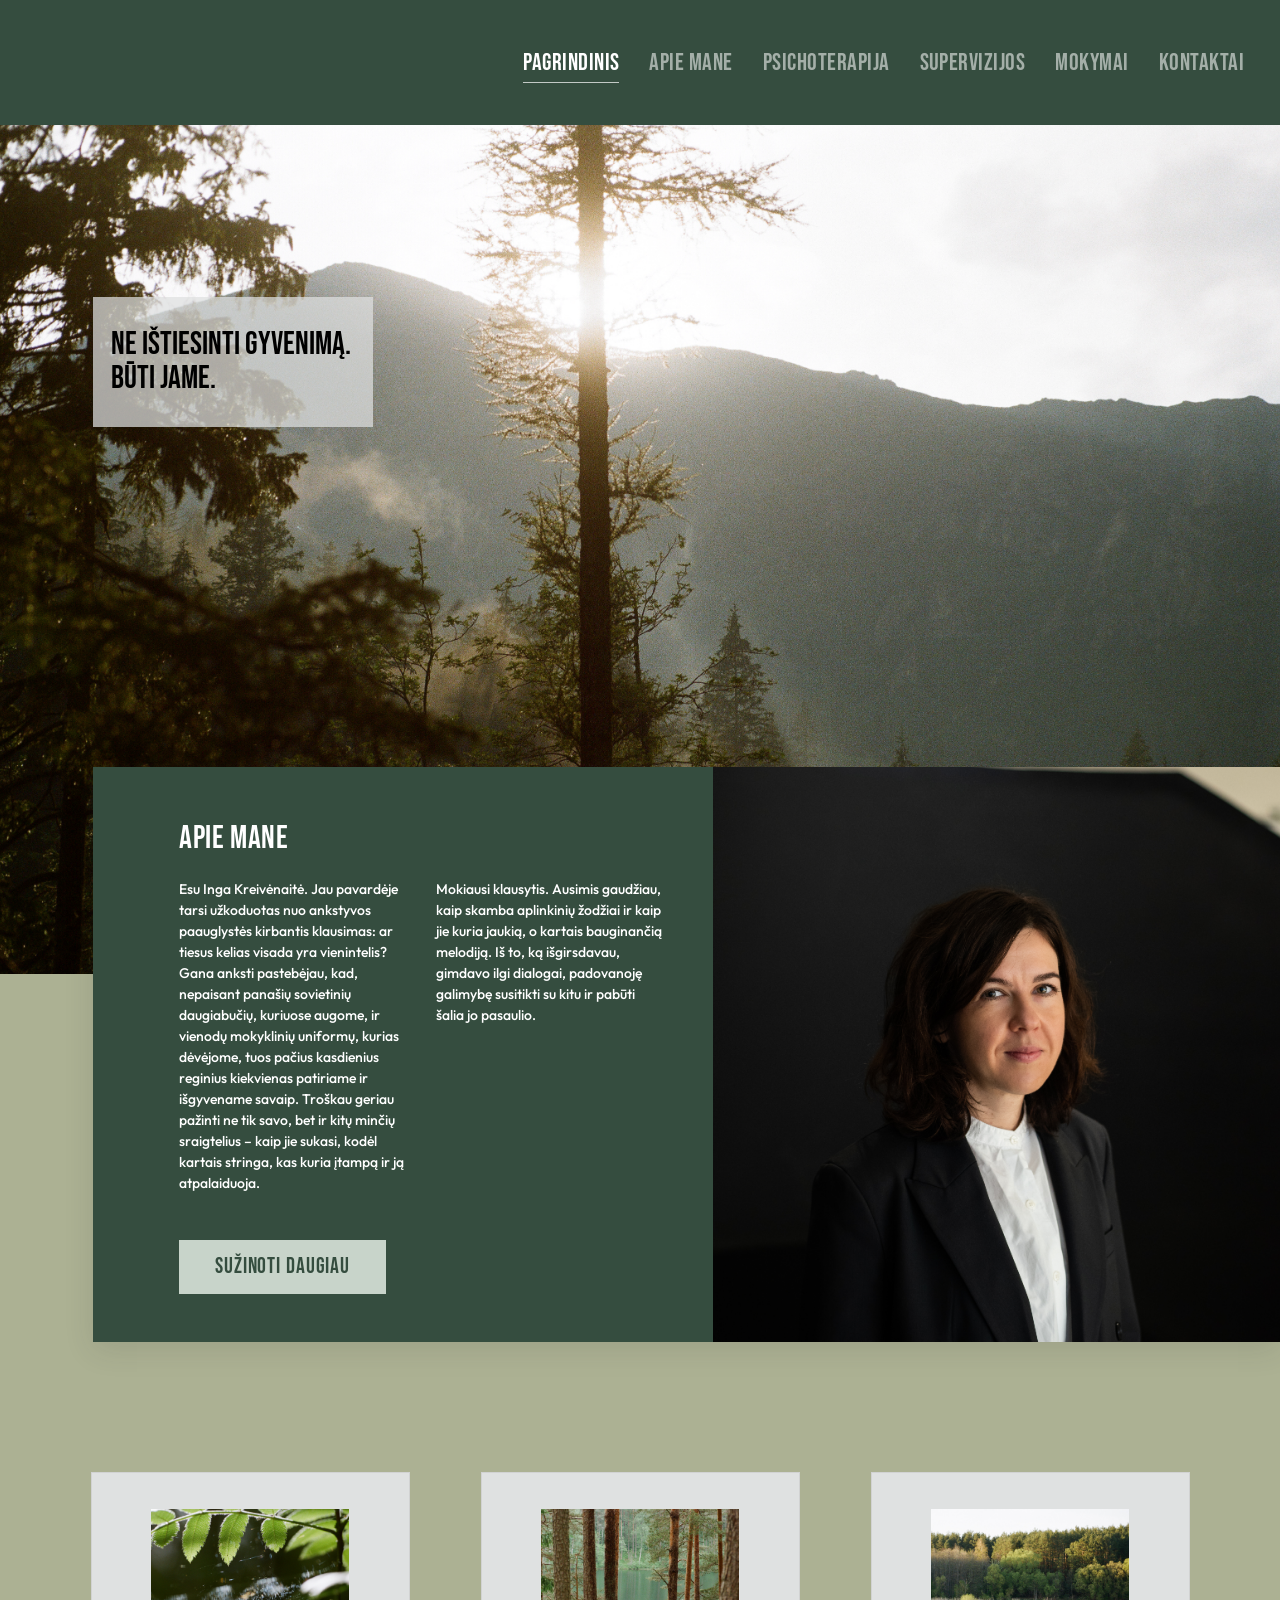
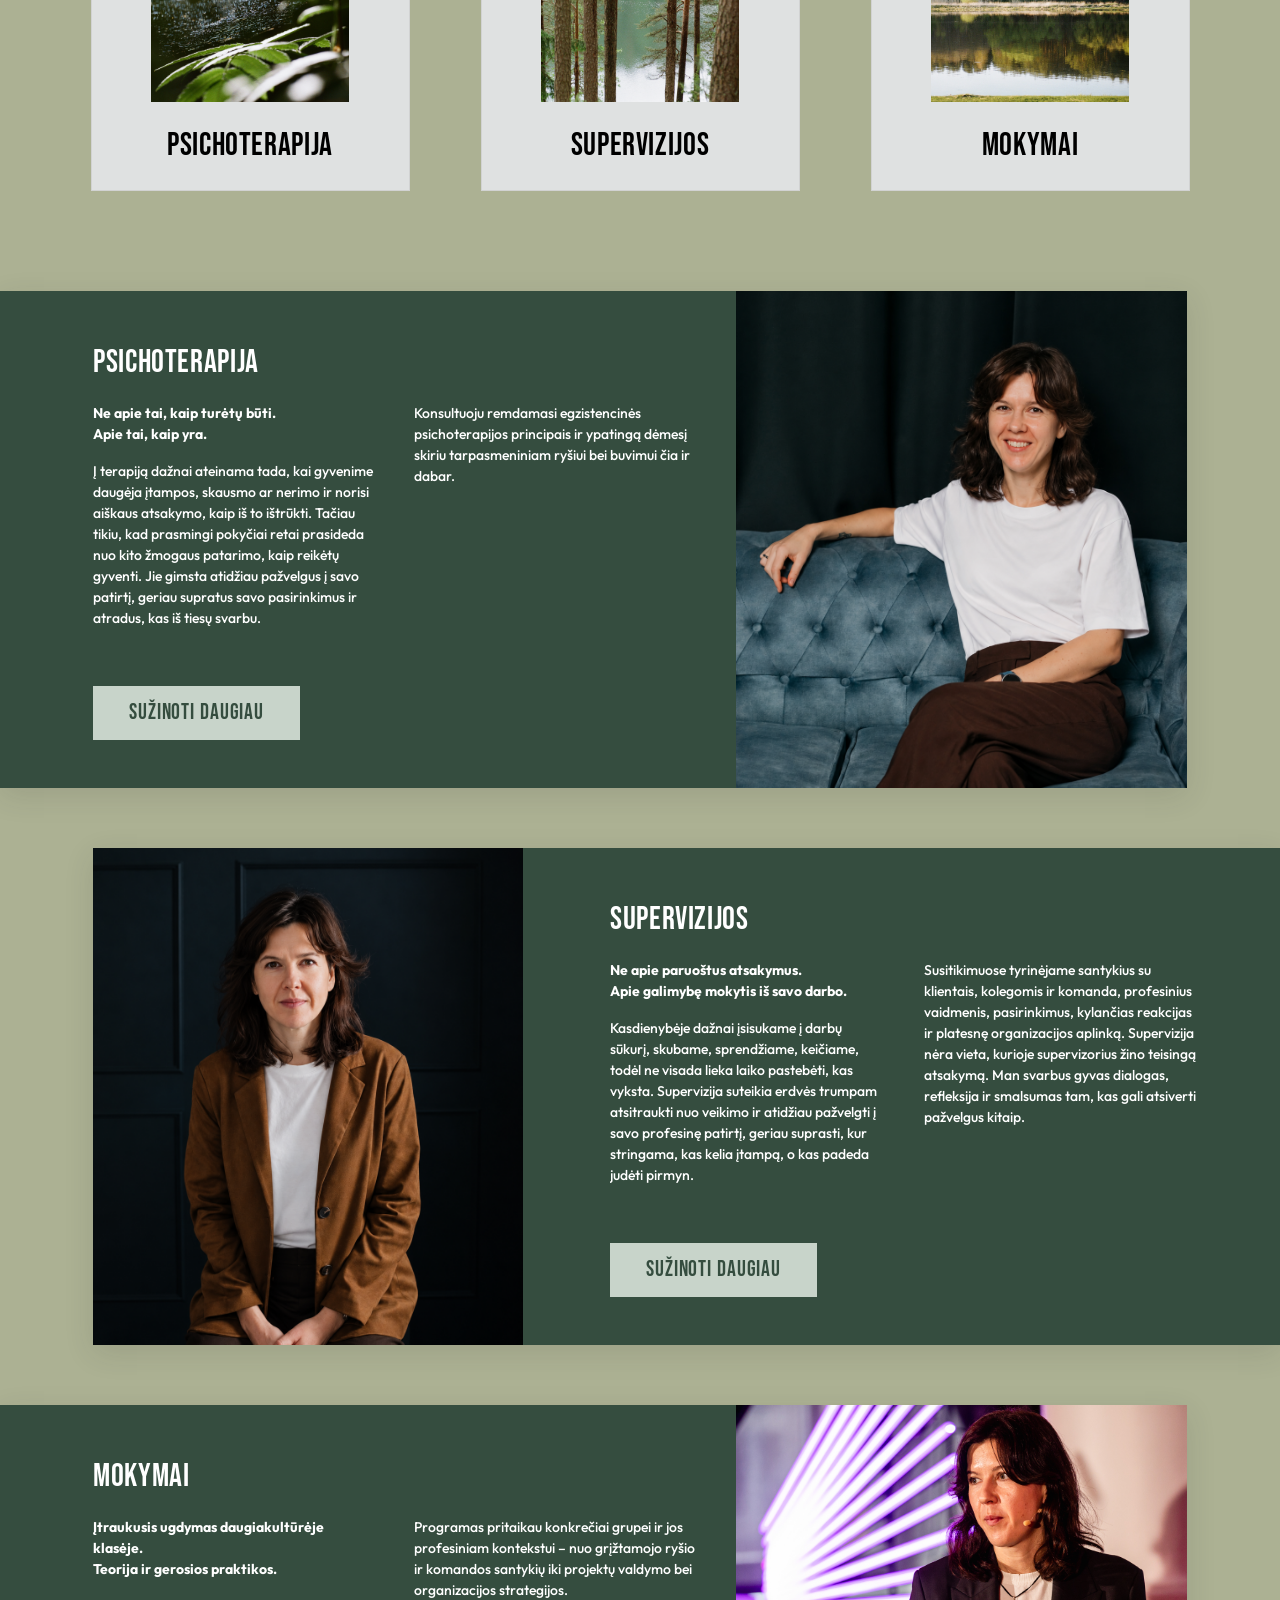
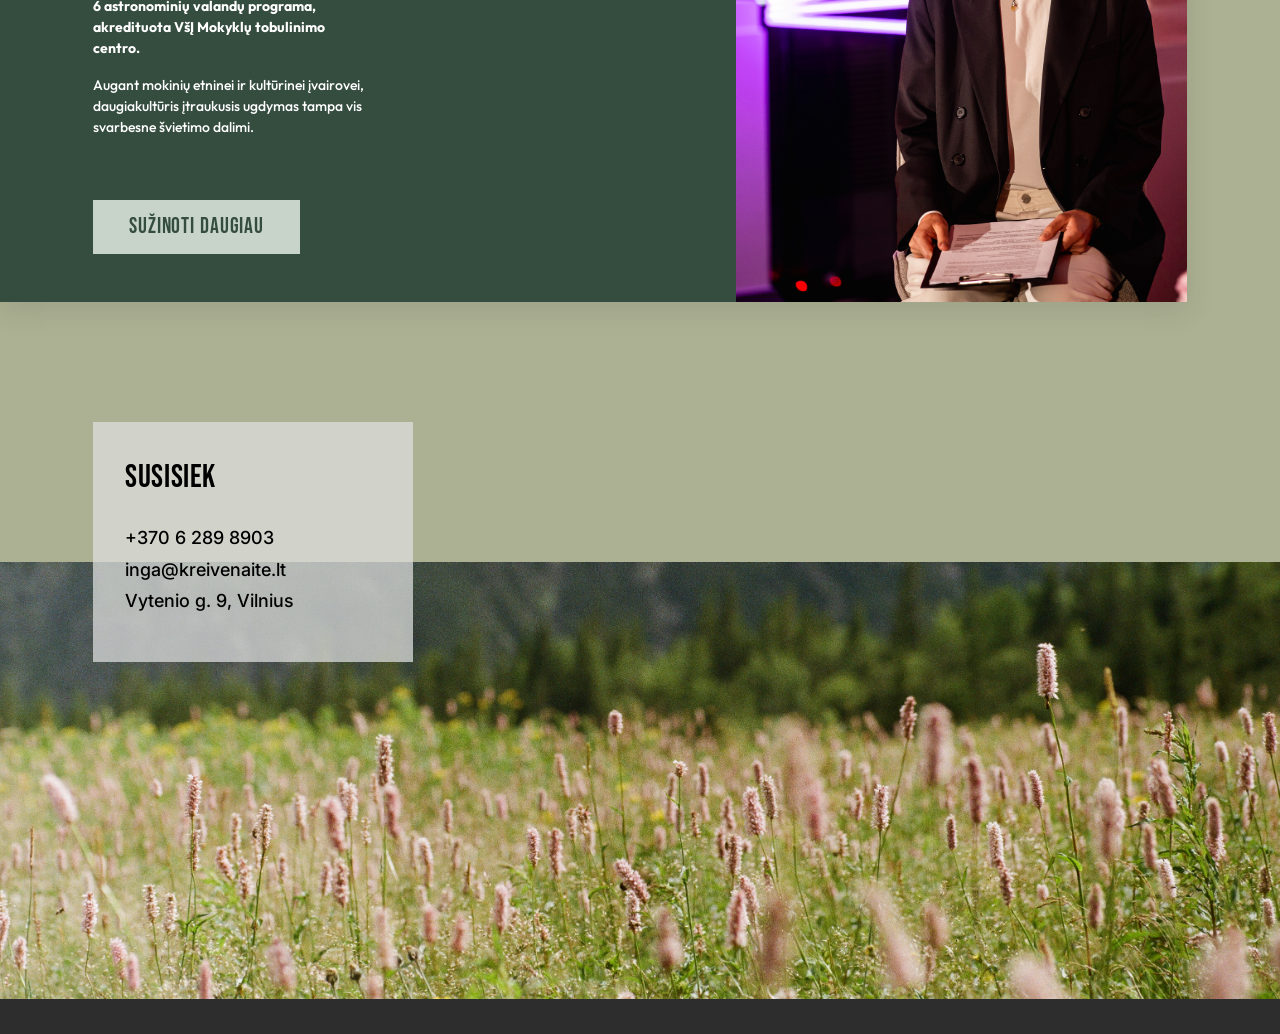
<file: index.html>
<!DOCTYPE html>
<html lang="lt">
<head>
  <meta charset="UTF-8" />
  <meta name="viewport" content="width=device-width, initial-scale=1.0" />
  <title>Inga Kreivėnaitė – Ne ištiesinti gyvenimą. Būti jame.</title>
  <meta name="description" content="Inga Kreivėnaitė – psichoterapija, supervizijos ir mokymai. Naujamiestis, Vilnius." />

  <!-- Fonts: Bebas Neue (headings), Outfit (body), Inter (contact) -->
  <link rel="preconnect" href="https://fonts.googleapis.com" />
  <link rel="preconnect" href="https://fonts.gstatic.com" crossorigin />
  <link href="https://fonts.googleapis.com/css2?family=Bebas+Neue&family=Outfit:wght@400;500;600;700&family=Inter:wght@400;500;600&display=swap" rel="stylesheet" />

  <link rel="stylesheet" href="css/style.css" />
</head>
<body>

  <!-- ============================================================
       WP: header.php  (site header / primary navigation)
       ============================================================ -->
  <header class="site-header">
    <div class="site-header__inner">
      <button class="nav-toggle" aria-label="Atidaryti meniu" aria-expanded="false" aria-controls="primary-nav">
        <span></span><span></span><span></span>
      </button>

      <nav id="primary-nav" class="primary-nav" aria-label="Pagrindinė navigacija">
        <ul>
          <li><a href="#pagrindinis" class="is-active">PAGRINDINIS</a></li>
          <li><a href="apie-mane.html">APIE MANE</a></li>
          <li><a href="psichoterapija.html">PSICHOTERAPIJA</a></li>
          <li><a href="supervizijos.html">SUPERVIZIJOS</a></li>
          <li><a href="mokymai.html">MOKYMAI</a></li>
          <li><a href="kontaktai.html">KONTAKTAI</a></li>
        </ul>
      </nav>
    </div>
  </header>

  <!-- ============================================================
       WP: front-page.php  (hero)
       ============================================================ -->
  <section id="pagrindinis" class="hero">
    <div class="hero__image" style="background-image: url('assets/images/hero-forest.png');"></div>
    <div class="hero__overlay">
      <h1 class="hero__title">
        <span class="hero__title-line">Ne ištiesinti gyvenimą.</span><br />
        <span class="hero__title-emphasis">Būti jame.</span>
      </h1>
    </div>
  </section>

  <!-- ============================================================
       WP: template-parts/section-about.php
       ============================================================ -->
  <section id="apie-mane" class="about">
    <div class="about__inner">
      <div class="about__text">
        <h2 class="section-title section-title--light">APIE MANE</h2>
        <div class="about__body">
          <p>Esu Inga Kreivėnaitė. Jau pavardėje tarsi užkoduotas nuo ankstyvos paauglystės kirbantis klausimas: ar tiesus kelias visada yra vienintelis? Gana anksti pastebėjau, kad, nepaisant panašių sovietinių daugiabučių, kuriuose augome, ir vienodų mokyklinių uniformų, kurias dėvėjome, tuos pačius kasdienius reginius kiekvienas patiriame ir išgyvename savaip. Troškau geriau pažinti ne tik savo, bet ir kitų minčių sraigtelius – kaip jie sukasi, kodėl kartais stringa, kas kuria įtampą ir ją atpalaiduoja.</p>
          <p>Mokiausi klausytis. Ausimis gaudžiau, kaip skamba aplinkinių žodžiai ir kaip jie kuria jaukią, o kartais bauginančią melodiją. Iš to, ką išgirsdavau, gimdavo ilgi dialogai, padovanoję galimybę susitikti su kitu ir pabūti šalia jo pasaulio.</p>
        </div>
        <a href="apie-mane.html" class="cta-more">Sužinoti daugiau</a>
      </div>
      <div class="about__photo">
        <img src="assets/images/inga-portrait.png" alt="Inga Kreivėnaitė portretas" />
      </div>
    </div>
  </section>

  <!-- ============================================================
       WP: template-parts/section-service-cards.php
       ============================================================ -->
  <section class="service-cards">
    <div class="service-cards__inner">
      <a href="psichoterapija.html" class="service-card">
        <div class="service-card__image">
          <img src="assets/images/card-psichoterapija.png" alt="Psichoterapija" />
        </div>
        <h3 class="service-card__label">PSICHOTERAPIJA</h3>
      </a>
      <a href="supervizijos.html" class="service-card">
        <div class="service-card__image">
          <img src="assets/images/card-supervizijos.png" alt="Supervizijos" />
        </div>
        <h3 class="service-card__label">SUPERVIZIJOS</h3>
      </a>
      <a href="mokymai.html" class="service-card">
        <div class="service-card__image">
          <img src="assets/images/card-mokymai.png" alt="Mokymai" />
        </div>
        <h3 class="service-card__label">MOKYMAI</h3>
      </a>
    </div>
  </section>

  <!-- ============================================================
       WP: template-parts/section-psichoterapija.php
       ============================================================ -->
  <section id="psichoterapija" class="service-detail service-detail--text-left">
    <div class="service-detail__inner">
      <div class="service-detail__content">
        <h2 class="section-title section-title--light">PSICHOTERAPIJA</h2>
        <div class="service-detail__body">
          <p><strong>Ne apie tai, kaip turėtų būti.<br />Apie tai, kaip yra.</strong></p>
          <p>Į terapiją dažnai ateinama tada, kai gyvenime daugėja įtampos, skausmo ar nerimo ir norisi aiškaus atsakymo, kaip iš to ištrūkti. Tačiau tikiu, kad prasmingi pokyčiai retai prasideda nuo kito žmogaus patarimo, kaip reikėtų gyventi. Jie gimsta atidžiau pažvelgus į savo patirtį, geriau supratus savo pasirinkimus ir atradus, kas iš tiesų svarbu.</p>
          <p>Konsultuoju remdamasi egzistencinės psichoterapijos principais ir ypatingą dėmesį skiriu tarpasmeniniam ryšiui bei buvimui čia ir dabar.</p>
        </div>
        <a href="psichoterapija.html" class="cta-more">Sužinoti daugiau</a>
      </div>
      <div class="service-detail__photo">
        <img src="assets/images/psichoterapija-sofa.png" alt="Psichoterapijos sesija" />
      </div>
    </div>
  </section>

  <!-- ============================================================
       WP: template-parts/section-supervizijos.php
       ============================================================ -->
  <section id="supervizijos" class="service-detail service-detail--image-left">
    <div class="service-detail__inner service-detail__inner--reverse">
      <div class="service-detail__content">
        <h2 class="section-title section-title--light">SUPERVIZIJOS</h2>
        <div class="service-detail__body">
          <p><strong>Ne apie paruoštus atsakymus.<br />Apie galimybę mokytis iš savo darbo.</strong></p>
          <p>Kasdienybėje dažnai įsisukame į darbų sūkurį, skubame, sprendžiame, keičiame, todėl ne visada lieka laiko pastebėti, kas vyksta. Supervizija suteikia erdvės trumpam atsitraukti nuo veikimo ir atidžiau pažvelgti į savo profesinę patirtį, geriau suprasti, kur stringama, kas kelia įtampą, o kas padeda judėti pirmyn.</p>
          <p>Susitikimuose tyrinėjame santykius su klientais, kolegomis ir komanda, profesinius vaidmenis, pasirinkimus, kylančias reakcijas ir platesnę organizacijos aplinką. Supervizija nėra vieta, kurioje supervizorius žino teisingą atsakymą. Man svarbus gyvas dialogas, refleksija ir smalsumas tam, kas gali atsiverti pažvelgus kitaip.</p>
        </div>
        <a href="supervizijos.html" class="cta-more">Sužinoti daugiau</a>
      </div>
      <div class="service-detail__photo">
        <img src="assets/images/supervizijos-portrait.png" alt="Supervizijos sesija" />
      </div>
    </div>
  </section>

  <!-- ============================================================
       WP: template-parts/section-mokymai.php
       ============================================================ -->
  <section id="mokymai" class="service-detail service-detail--text-left">
    <div class="service-detail__inner">
      <div class="service-detail__content">
        <h2 class="section-title section-title--light">MOKYMAI</h2>
        <div class="service-detail__body">
          <p><strong>Įtraukusis ugdymas daugiakultūrėje klasėje.<br />Teorija ir gerosios praktikos.</strong></p>
          <p><strong>6 astronominių valandų programa, akredituota VšĮ Mokyklų tobulinimo centro.</strong></p>
          <p>Augant mokinių etninei ir kultūrinei įvairovei, daugiakultūris įtraukusis ugdymas tampa vis svarbesne švietimo dalimi.</p>
          <p>Programas pritaikau konkrečiai grupei ir jos profesiniam kontekstui – nuo grįžtamojo ryšio ir komandos santykių iki projektų valdymo bei organizacijos strategijos.</p>
        </div>
        <a href="mokymai.html" class="cta-more">Sužinoti daugiau</a>
      </div>
      <div class="service-detail__photo">
        <img src="assets/images/mokymai-podium.png" alt="Mokymai" />
      </div>
    </div>
  </section>

  <!-- ============================================================
       WP: footer.php  (contact + footer image + bottom bar)
       ============================================================ -->
  <footer id="kontaktai" class="site-footer">
    <div class="site-footer__overlay">
      <h2 class="section-title section-title--dark">SUSISIEK</h2>
      <ul class="contact-list">
        <li><a href="tel:+37062898903">+370 6 289 8903</a></li>
        <li><a href="mailto:inga@kreivenaite.lt">inga@kreivenaite.lt</a></li>
        <li>Vytenio g. 9, Vilnius</li>
      </ul>
    </div>
    <div class="site-footer__image">
      <img src="assets/images/footer-flowers.png" alt="" />
    </div>
    <div class="site-footer__bottom"></div>
  </footer>

  <script src="js/main.js" defer></script>

</body>
</html>
</file>
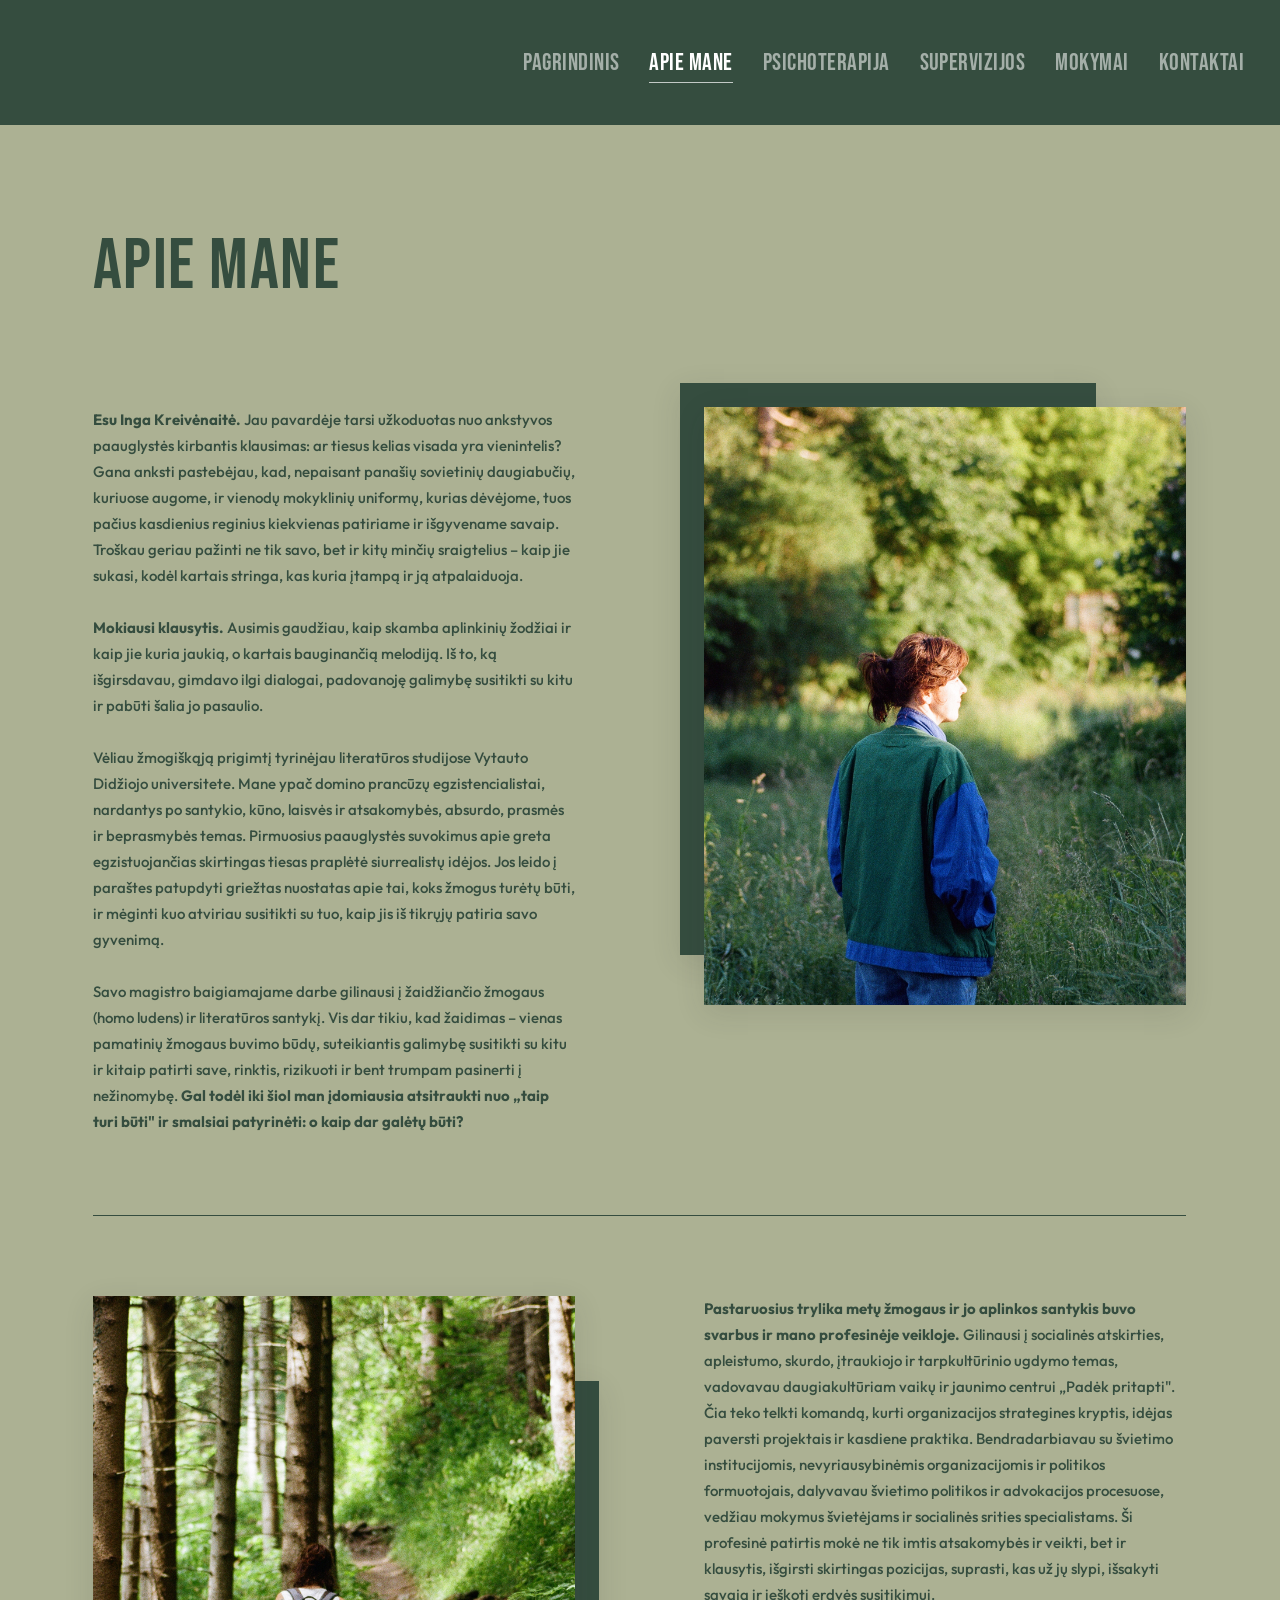
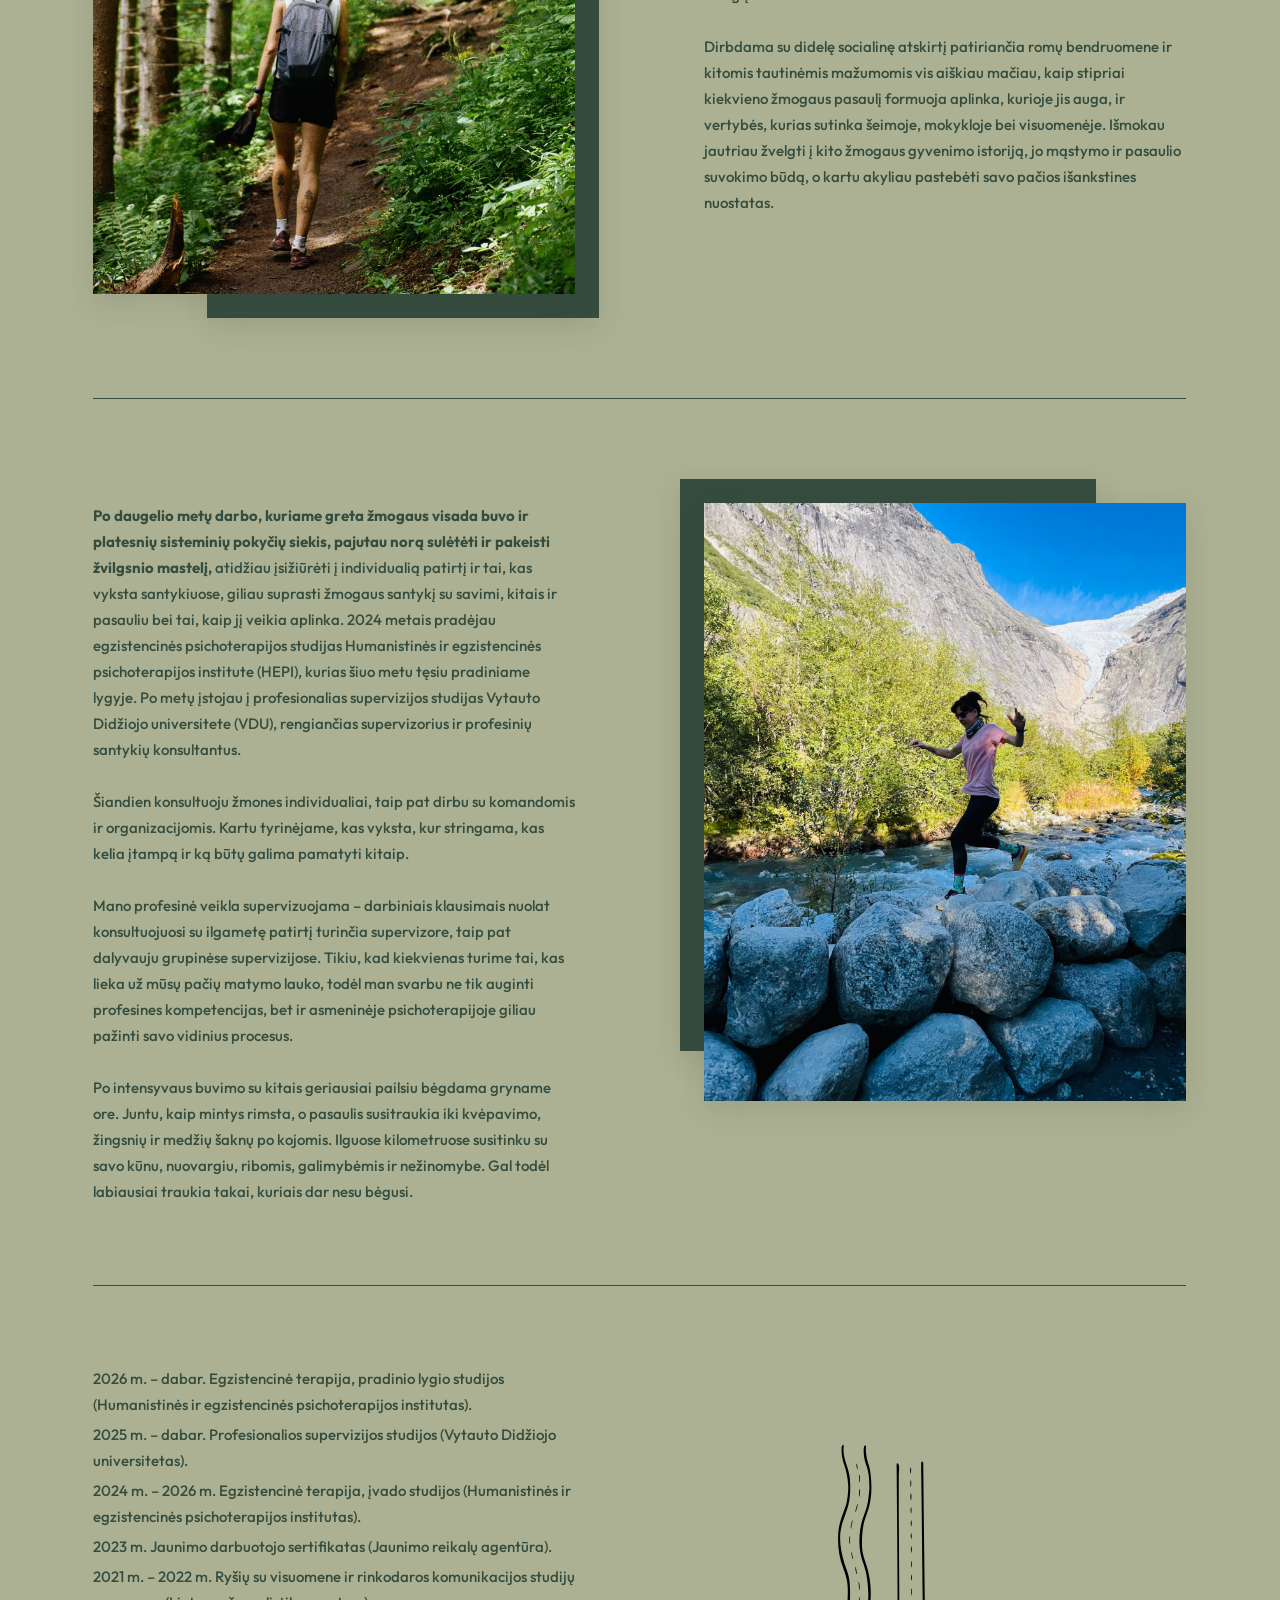
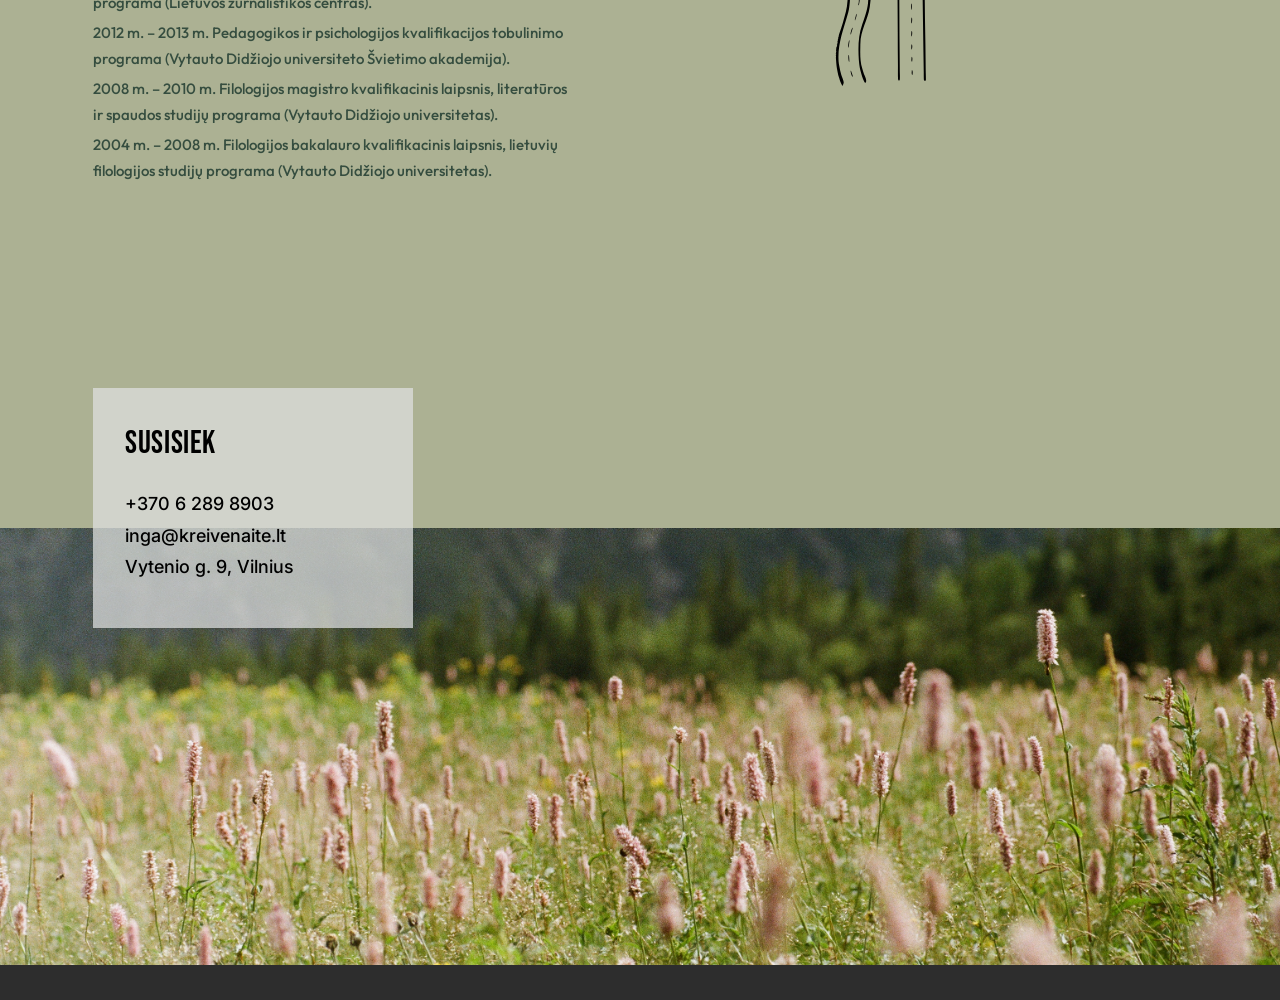
<file: apie-mane.html>
<!DOCTYPE html>
<html lang="lt">
<head>
  <meta charset="UTF-8" />
  <meta name="viewport" content="width=device-width, initial-scale=1.0" />
  <title>Apie mane – Inga Kreivėnaitė</title>
  <meta name="description" content="Inga Kreivėnaitė – psichoterapija, supervizijos ir mokymai. Apie mane." />

  <link rel="preconnect" href="https://fonts.googleapis.com" />
  <link rel="preconnect" href="https://fonts.gstatic.com" crossorigin />
  <link href="https://fonts.googleapis.com/css2?family=Bebas+Neue&family=Outfit:wght@400;500;600;700&family=Inter:wght@400;500;600&display=swap" rel="stylesheet" />

  <link rel="stylesheet" href="css/style.css" />
</head>
<body>

  <!-- ============================================================
       WP: header.php  (shared site header / nav)
       ============================================================ -->
  <header class="site-header">
    <div class="site-header__inner">
      <button class="nav-toggle" aria-label="Atidaryti meniu" aria-expanded="false" aria-controls="primary-nav">
        <span></span><span></span><span></span>
      </button>
      <nav id="primary-nav" class="primary-nav" aria-label="Pagrindinė navigacija">
        <ul>
          <li><a href="index.html">PAGRINDINIS</a></li>
          <li><a href="apie-mane.html" class="is-active">APIE MANE</a></li>
          <li><a href="psichoterapija.html">PSICHOTERAPIJA</a></li>
          <li><a href="supervizijos.html">SUPERVIZIJOS</a></li>
          <li><a href="mokymai.html">MOKYMAI</a></li>
          <li><a href="kontaktai.html">KONTAKTAI</a></li>
        </ul>
      </nav>
    </div>
  </header>

  <!-- ============================================================
       WP: page.php / template-parts/content-apie-mane.php
       Reusable content-page template — swap text/images for other pages
       ============================================================ -->
  <main class="content-page">
    <h1 class="content-page__title">APIE MANE</h1>

    <!-- BLOCK 1_PLACEHOLDER -->

    <!-- ===========================================================
         Bio block 1 — text left, image right (green box offset top-left)
         =========================================================== -->
    <section class="bio-block bio-block--image-right">
      <div class="bio-block__text">
        <p><strong>Esu Inga Kreivėnaitė.</strong> Jau pavardėje tarsi užkoduotas nuo ankstyvos paauglystės kirbantis klausimas: ar tiesus kelias visada yra vienintelis? Gana anksti pastebėjau, kad, nepaisant panašių sovietinių daugiabučių, kuriuose augome, ir vienodų mokyklinių uniformų, kurias dėvėjome, tuos pačius kasdienius reginius kiekvienas patiriame ir išgyvename savaip. Troškau geriau pažinti ne tik savo, bet ir kitų minčių sraigtelius – kaip jie sukasi, kodėl kartais stringa, kas kuria įtampą ir ją atpalaiduoja.</p>
        <p><strong>Mokiausi klausytis.</strong> Ausimis gaudžiau, kaip skamba aplinkinių žodžiai ir kaip jie kuria jaukią, o kartais bauginančią melodiją. Iš to, ką išgirsdavau, gimdavo ilgi dialogai, padovanoję galimybę susitikti su kitu ir pabūti šalia jo pasaulio.</p>
        <p>Vėliau žmogiškąją prigimtį tyrinėjau literatūros studijose Vytauto Didžiojo universitete. Mane ypač domino prancūzų egzistencialistai, nardantys po santykio, kūno, laisvės ir atsakomybės, absurdo, prasmės ir beprasmybės temas. Pirmuosius paauglystės suvokimus apie greta egzistuojančias skirtingas tiesas praplėtė siurrealistų idėjos. Jos leido į paraštes patupdyti griežtas nuostatas apie tai, koks žmogus turėtų būti, ir mėginti kuo atviriau susitikti su tuo, kaip jis iš tikrųjų patiria savo gyvenimą.</p>
        <p>Savo magistro baigiamajame darbe gilinausi į žaidžiančio žmogaus (homo ludens) ir literatūros santykį. Vis dar tikiu, kad žaidimas – vienas pamatinių žmogaus buvimo būdų, suteikiantis galimybę susitikti su kitu ir kitaip patirti save, rinktis, rizikuoti ir bent trumpam pasinerti į nežinomybę. <strong>Gal todėl iki šiol man įdomiausia atsitraukti nuo „taip turi būti" ir smalsiai patyrinėti: o kaip dar galėtų būti?</strong></p>
      </div>
      <div class="bio-block__image">
        <img src="assets/images/apie-portrait-2.png" alt="Inga Kreivėnaitė portretas" />
      </div>
    </section>

    <!-- DIVIDER 1_PLACEHOLDER -->
    <hr class="content-divider" />

    <!-- ===========================================================
         Bio block 2 — image left, text right (green box offset bottom-right)
         =========================================================== -->
    <section class="bio-block bio-block--image-left">
      <div class="bio-block__image">
        <img src="assets/images/apie-portrait-1.jpg" alt="Inga Kreivėnaitė miške" />
      </div>
      <div class="bio-block__text">
        <p><strong>Pastaruosius trylika metų žmogaus ir jo aplinkos santykis buvo svarbus ir mano profesinėje veikloje.</strong> Gilinausi į socialinės atskirties, apleistumo, skurdo, įtraukiojo ir tarpkultūrinio ugdymo temas, vadovavau daugiakultūriam vaikų ir jaunimo centrui „Padėk pritapti". Čia teko telkti komandą, kurti organizacijos strategines kryptis, idėjas paversti projektais ir kasdiene praktika. Bendradarbiavau su švietimo institucijomis, nevyriausybinėmis organizacijomis ir politikos formuotojais, dalyvavau švietimo politikos ir advokacijos procesuose, vedžiau mokymus švietėjams ir socialinės srities specialistams. Ši profesinė patirtis mokė ne tik imtis atsakomybės ir veikti, bet ir klausytis, išgirsti skirtingas pozicijas, suprasti, kas už jų slypi, išsakyti savąją ir ieškoti erdvės susitikimui.</p>
        <p>Dirbdama su didelę socialinę atskirtį patiriančia romų bendruomene ir kitomis tautinėmis mažumomis vis aiškiau mačiau, kaip stipriai kiekvieno žmogaus pasaulį formuoja aplinka, kurioje jis auga, ir vertybės, kurias sutinka šeimoje, mokykloje bei visuomenėje. Išmokau jautriau žvelgti į kito žmogaus gyvenimo istoriją, jo mąstymo ir pasaulio suvokimo būdą, o kartu akyliau pastebėti savo pačios išankstines nuostatas.</p>
      </div>
    </section>

    <!-- DIVIDER 2_PLACEHOLDER -->
    <hr class="content-divider" />

    <!-- ===========================================================
         Bio block 3 — text left, image right (green box offset bottom-right)
         =========================================================== -->
    <section class="bio-block bio-block--image-right">
      <div class="bio-block__text">
        <p><strong>Po daugelio metų darbo, kuriame greta žmogaus visada buvo ir platesnių sisteminių pokyčių siekis, pajutau norą sulėtėti ir pakeisti žvilgsnio mastelį,</strong> atidžiau įsižiūrėti į individualią patirtį ir tai, kas vyksta santykiuose, giliau suprasti žmogaus santykį su savimi, kitais ir pasauliu bei tai, kaip jį veikia aplinka. 2024 metais pradėjau egzistencinės psichoterapijos studijas Humanistinės ir egzistencinės psichoterapijos institute (HEPI), kurias šiuo metu tęsiu pradiniame lygyje. Po metų įstojau į profesionalias supervizijos studijas Vytauto Didžiojo universitete (VDU), rengiančias supervizorius ir profesinių santykių konsultantus.</p>
        <p>Šiandien konsultuoju žmones individualiai, taip pat dirbu su komandomis ir organizacijomis. Kartu tyrinėjame, kas vyksta, kur stringama, kas kelia įtampą ir ką būtų galima pamatyti kitaip.</p>
        <p>Mano profesinė veikla supervizuojama – darbiniais klausimais nuolat konsultuojuosi su ilgametę patirtį turinčia supervizore, taip pat dalyvauju grupinėse supervizijose. Tikiu, kad kiekvienas turime tai, kas lieka už mūsų pačių matymo lauko, todėl man svarbu ne tik auginti profesines kompetencijas, bet ir asmeninėje psichoterapijoje giliau pažinti savo vidinius procesus.</p>
        <p>Po intensyvaus buvimo su kitais geriausiai pailsiu bėgdama gryname ore. Juntu, kaip mintys rimsta, o pasaulis susitraukia iki kvėpavimo, žingsnių ir medžių šaknų po kojomis. Ilguose kilometruose susitinku su savo kūnu, nuovargiu, ribomis, galimybėmis ir nežinomybe. Gal todėl labiausiai traukia takai, kuriais dar nesu bėgusi.</p>
      </div>
      <div class="bio-block__image">
        <img src="assets/images/apie-portrait-3.jpeg" alt="Inga Kreivėnaitė bėgant" />
      </div>
    </section>

    <!-- DIVIDER 3_PLACEHOLDER -->
    <hr class="content-divider" />

    <!-- ===========================================================
         Qualifications / education timeline
         =========================================================== -->
    <section class="qualifications qualifications--practical">
      <div class="qualifications__list">
        <p>2026 m. – dabar. Egzistencinė terapija, pradinio lygio studijos (Humanistinės ir egzistencinės psichoterapijos institutas).</p>
        <p>2025 m. – dabar. Profesionalios supervizijos studijos (Vytauto Didžiojo universitetas).</p>
        <p>2024 m. – 2026 m. Egzistencinė terapija, įvado studijos (Humanistinės ir egzistencinės psichoterapijos institutas).</p>
        <p>2023 m. Jaunimo darbuotojo sertifikatas (Jaunimo reikalų agentūra).</p>
        <p>2021 m. – 2022 m. Ryšių su visuomene ir rinkodaros komunikacijos studijų programa (Lietuvos žurnalistikos centras).</p>
        <p>2012 m. – 2013 m. Pedagogikos ir psichologijos kvalifikacijos tobulinimo programa (Vytauto Didžiojo universiteto Švietimo akademija).</p>
        <p>2008 m. – 2010 m. Filologijos magistro kvalifikacinis laipsnis, literatūros ir spaudos studijų programa (Vytauto Didžiojo universitetas).</p>
        <p>2004 m. – 2008 m. Filologijos bakalauro kvalifikacinis laipsnis, lietuvių filologijos studijų programa (Vytauto Didžiojo universitetas).</p>
      </div>
      <div class="qualifications__decor">
        <img src="assets/icons/apie-frame.svg" alt="" />
      </div>
    </section>
  </main>

  <!-- ============================================================
       WP: footer.php  (shared footer)
       ============================================================ -->
  <footer id="kontaktai" class="site-footer">
    <div class="site-footer__overlay">
      <h2 class="section-title section-title--dark">SUSISIEK</h2>
      <ul class="contact-list">
        <li><a href="tel:+37062898903">+370 6 289 8903</a></li>
        <li><a href="mailto:inga@kreivenaite.lt">inga@kreivenaite.lt</a></li>
        <li>Vytenio g. 9, Vilnius</li>
      </ul>
    </div>
    <div class="site-footer__image">
      <img src="assets/images/footer-flowers.png" alt="" />
    </div>
    <div class="site-footer__bottom"></div>
  </footer>

  <script src="js/main.js" defer></script>

</body>
</html>
</file>
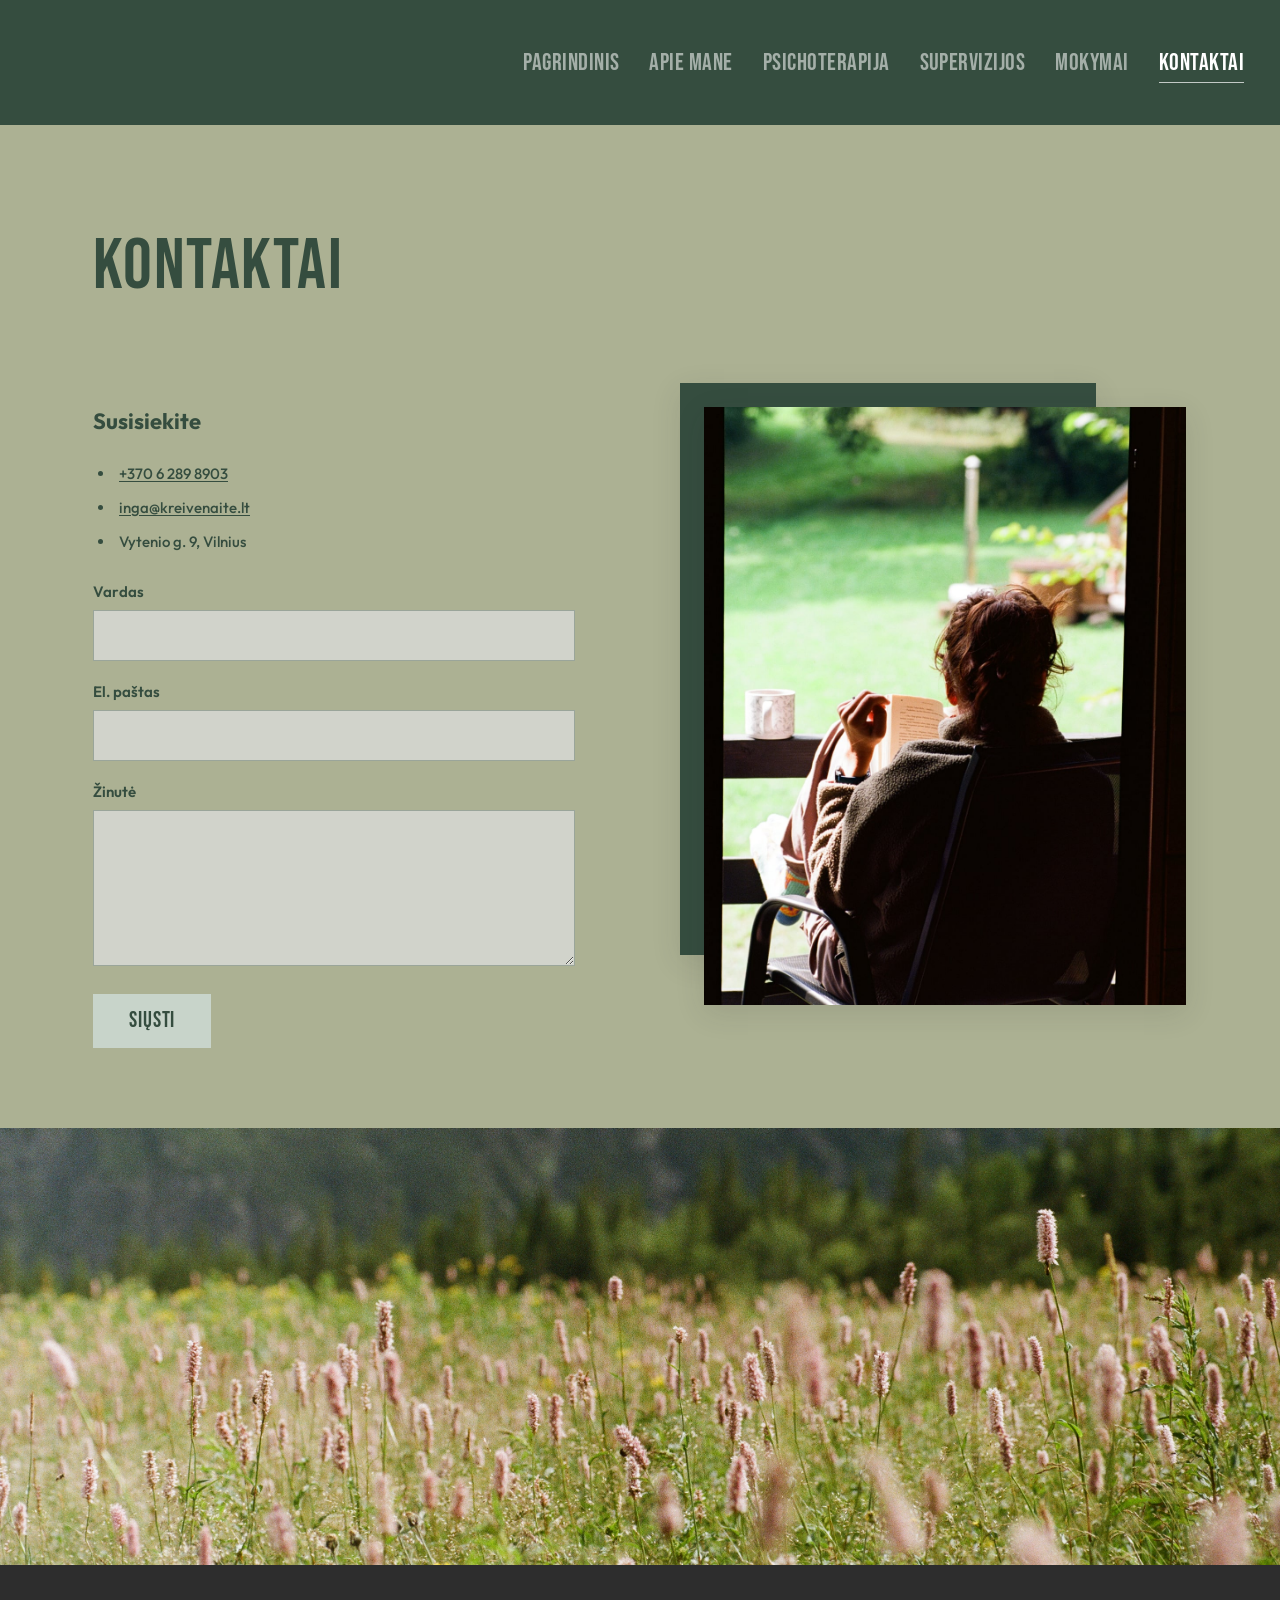
<file: kontaktai.html>
<!DOCTYPE html>
<html lang="lt">
<head>
  <meta charset="UTF-8" />
  <meta name="viewport" content="width=device-width, initial-scale=1.0" />
  <title>Kontaktai – Inga Kreivėnaitė</title>
  <meta name="description" content="Susisiekite su Inga Kreivėnaite – telefonu, el. paštu arba žinute. Vytenio g. 9, Vilnius." />

  <link rel="preconnect" href="https://fonts.googleapis.com" />
  <link rel="preconnect" href="https://fonts.gstatic.com" crossorigin />
  <link href="https://fonts.googleapis.com/css2?family=Bebas+Neue&family=Outfit:wght@400;500;600;700&family=Inter:wght@400;500;600&display=swap" rel="stylesheet" />

  <link rel="stylesheet" href="css/style.css" />
</head>
<body>

  <header class="site-header">
    <div class="site-header__inner">
      <button class="nav-toggle" aria-label="Atidaryti meniu" aria-expanded="false" aria-controls="primary-nav">
        <span></span><span></span><span></span>
      </button>
      <nav id="primary-nav" class="primary-nav" aria-label="Pagrindinė navigacija">
        <ul>
          <li><a href="index.html">PAGRINDINIS</a></li>
          <li><a href="apie-mane.html">APIE MANE</a></li>
          <li><a href="psichoterapija.html">PSICHOTERAPIJA</a></li>
          <li><a href="supervizijos.html">SUPERVIZIJOS</a></li>
          <li><a href="mokymai.html">MOKYMAI</a></li>
          <li><a href="kontaktai.html" class="is-active">KONTAKTAI</a></li>
        </ul>
      </nav>
    </div>
  </header>

  <main class="content-page">
    <h1 class="content-page__title">KONTAKTAI</h1>

    <section class="bio-block bio-block--image-right">
      <div class="bio-block__text">
        <p class="bio-block__heading">Susisiekite</p>
        <ul class="contact-page__list">
          <li><a href="tel:+37062898903">+370 6 289 8903</a></li>
          <li><a href="mailto:inga@kreivenaite.lt">inga@kreivenaite.lt</a></li>
          <li>Vytenio g. 9, Vilnius</li>
        </ul>

        <form class="contact-form" action="https://api.web3forms.com/submit" method="POST">
          <input type="hidden" name="access_key" value="227e332b-60b8-4cda-933f-2f1faedd3139" />
          <input type="hidden" name="subject" value="Žinutė iš inga.kreivenaite.lt" />

          <label class="contact-form__field">
            <span>Vardas</span>
            <input type="text" name="name" required autocomplete="name" />
          </label>

          <label class="contact-form__field">
            <span>El. paštas</span>
            <input type="email" name="email" required autocomplete="email" />
          </label>

          <label class="contact-form__field">
            <span>Žinutė</span>
            <textarea name="message" rows="6" required></textarea>
          </label>

          <button type="submit" class="cta-more contact-form__submit">Siųsti</button>
        </form>
      </div>
      <div class="bio-block__image">
        <img src="assets/images/kontaktai-portrait.jpg" alt="Inga Kreivėnaitė" />
      </div>
    </section>
  </main>

  <footer class="site-footer site-footer--no-card">
    <div class="site-footer__image">
      <img src="assets/images/footer-flowers.png" alt="" />
    </div>
    <div class="site-footer__bottom"></div>
  </footer>

  <script src="js/main.js" defer></script>

</body>
</html>
</file>
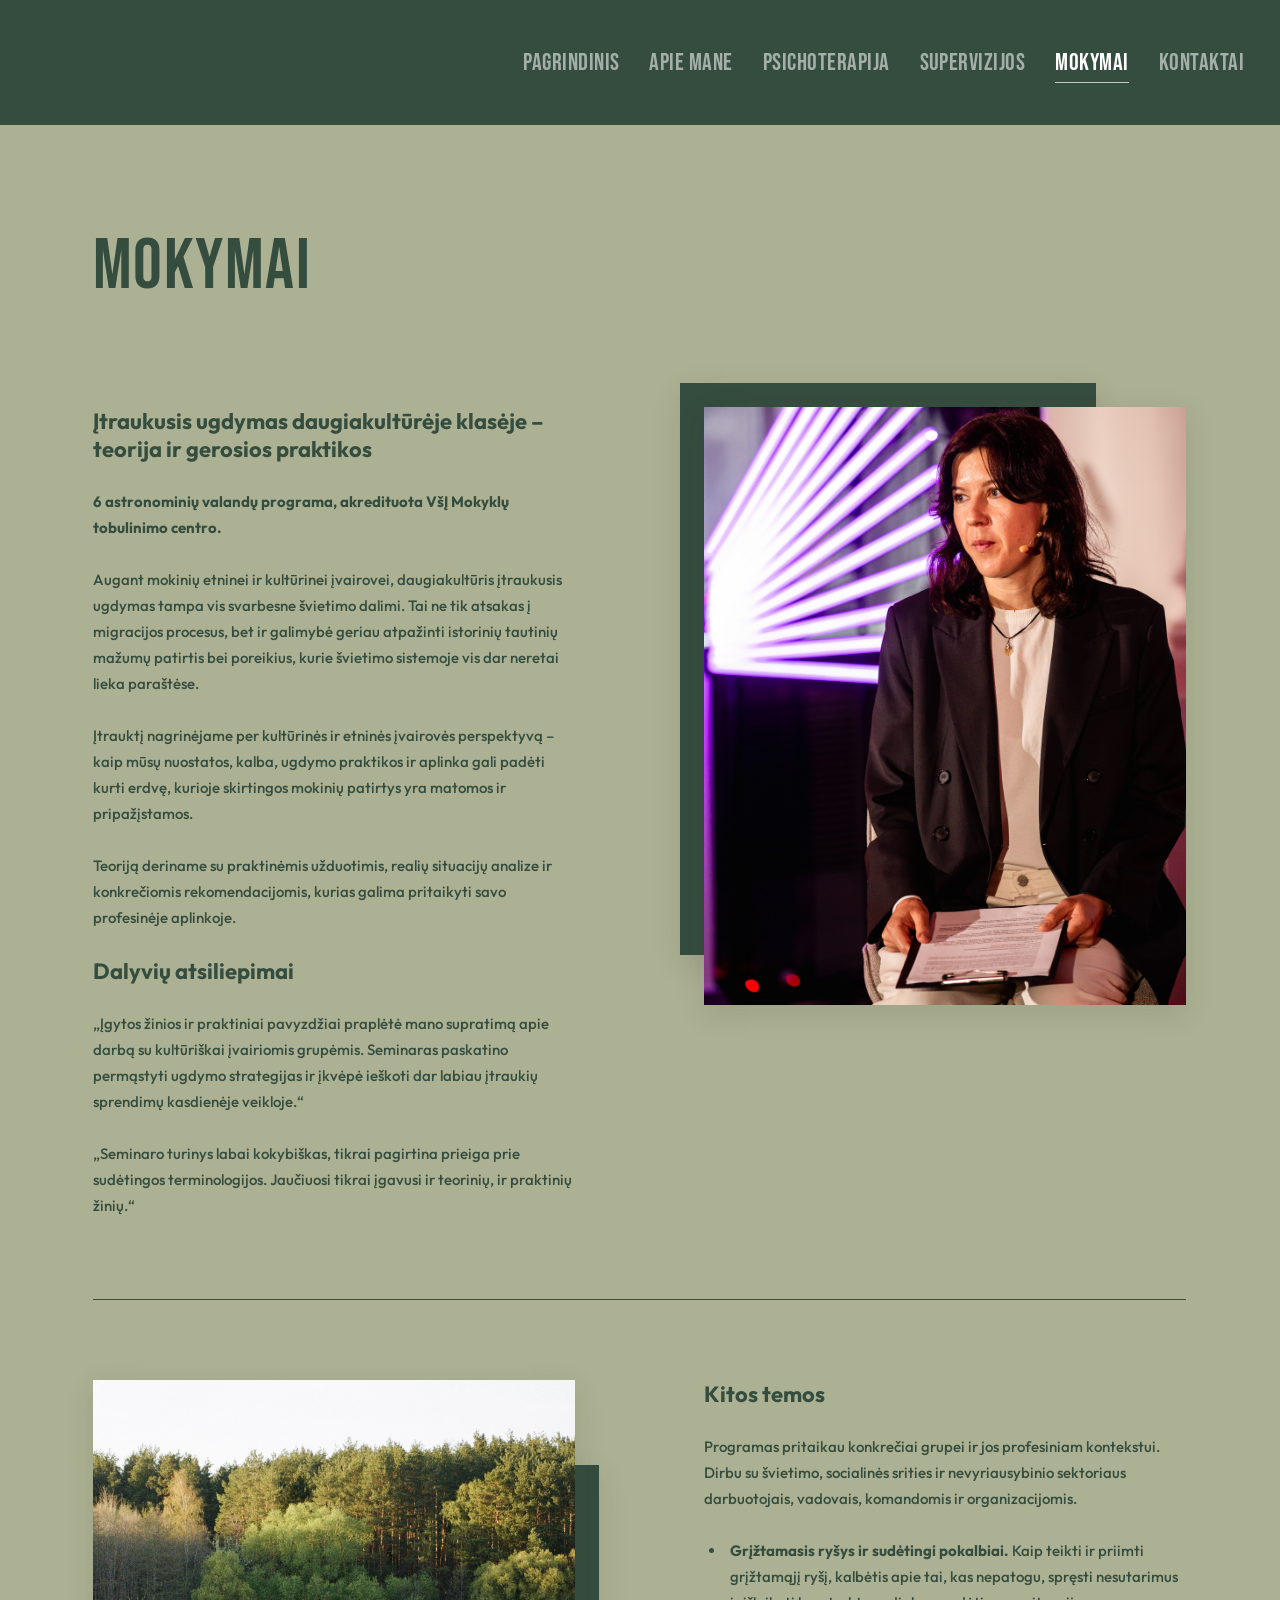
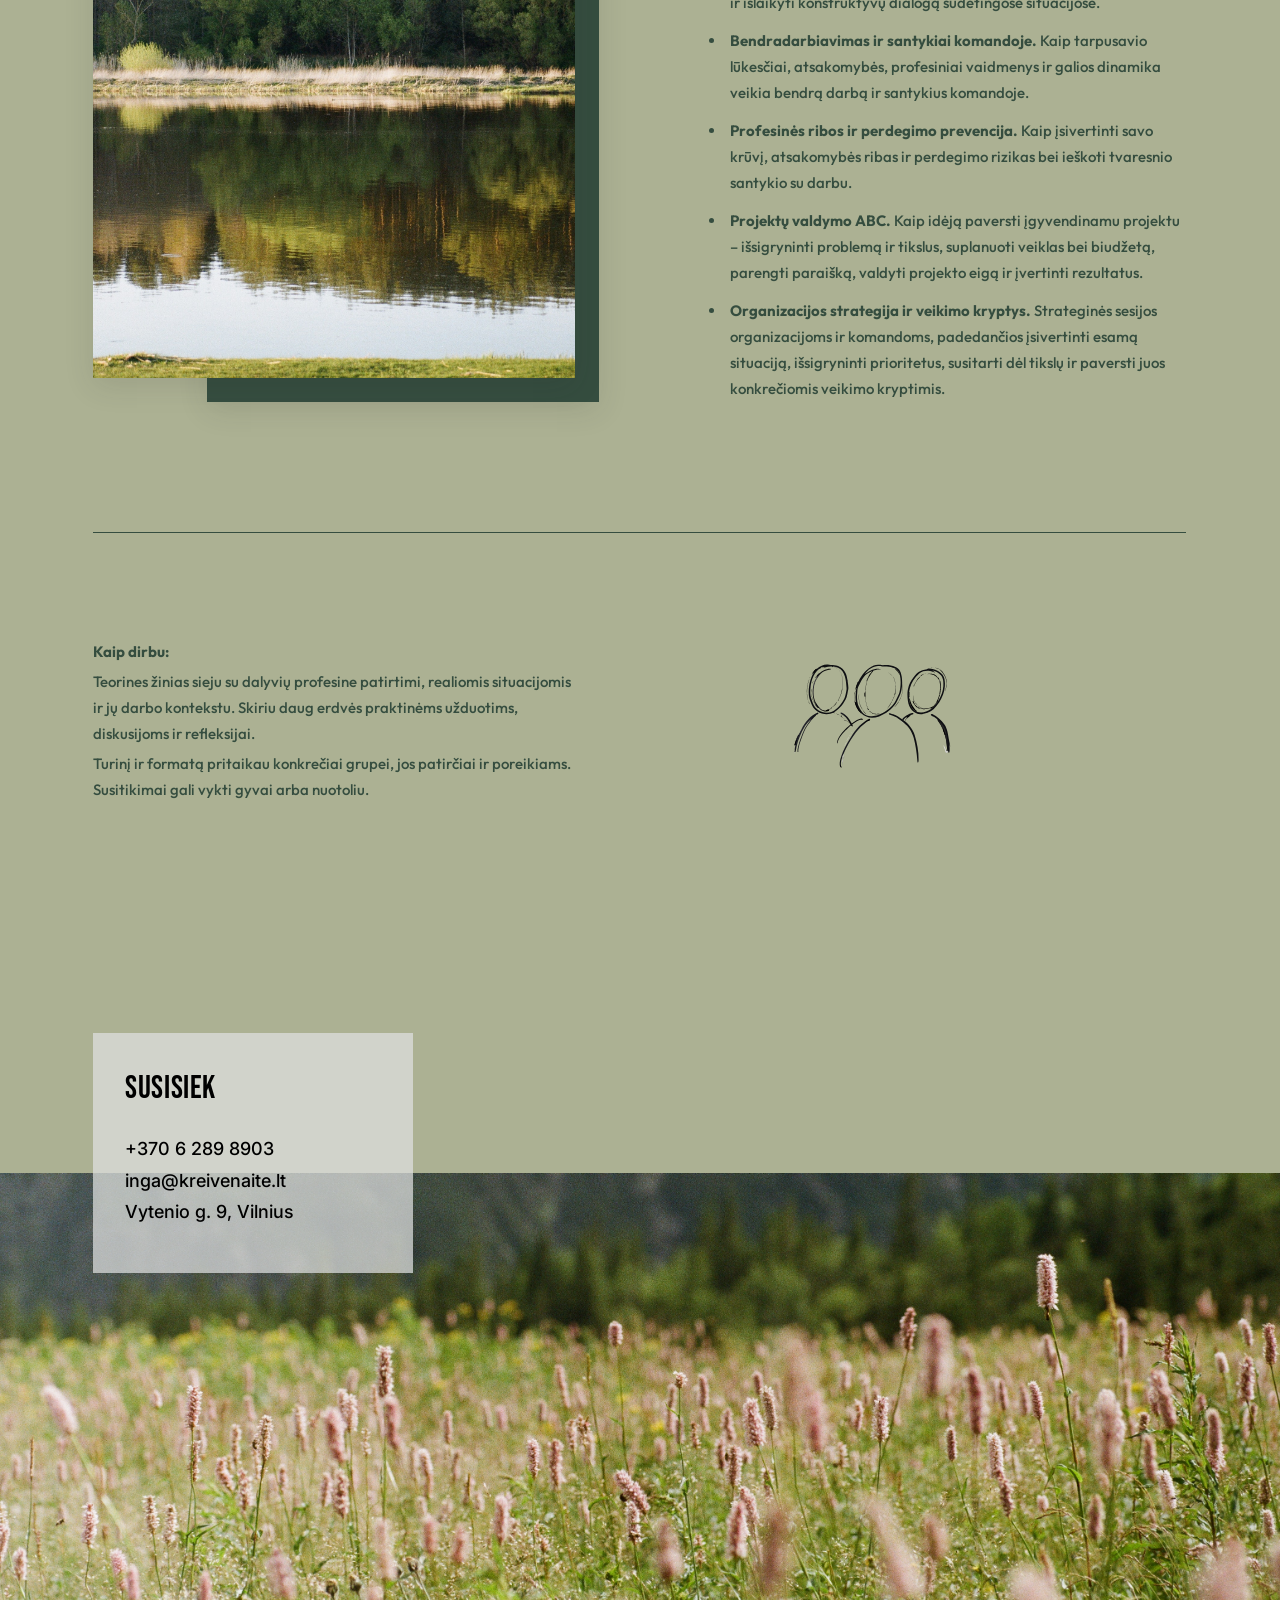
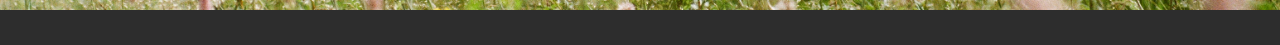
<file: mokymai.html>
<!DOCTYPE html>
<html lang="lt">
<head>
  <meta charset="UTF-8" />
  <meta name="viewport" content="width=device-width, initial-scale=1.0" />
  <title>Mokymai – Inga Kreivėnaitė</title>
  <meta name="description" content="Inga Kreivėnaitė – mokymai: įtraukusis ugdymas, grįžtamasis ryšys, komandos, projektų valdymas." />

  <link rel="preconnect" href="https://fonts.googleapis.com" />
  <link rel="preconnect" href="https://fonts.gstatic.com" crossorigin />
  <link href="https://fonts.googleapis.com/css2?family=Bebas+Neue&family=Outfit:wght@400;500;600;700&family=Inter:wght@400;500;600&display=swap" rel="stylesheet" />

  <link rel="stylesheet" href="css/style.css" />
</head>
<body>

  <header class="site-header">
    <div class="site-header__inner">
      <button class="nav-toggle" aria-label="Atidaryti meniu" aria-expanded="false" aria-controls="primary-nav">
        <span></span><span></span><span></span>
      </button>
      <nav id="primary-nav" class="primary-nav" aria-label="Pagrindinė navigacija">
        <ul>
          <li><a href="index.html">PAGRINDINIS</a></li>
          <li><a href="apie-mane.html">APIE MANE</a></li>
          <li><a href="psichoterapija.html">PSICHOTERAPIJA</a></li>
          <li><a href="supervizijos.html">SUPERVIZIJOS</a></li>
          <li><a href="mokymai.html" class="is-active">MOKYMAI</a></li>
          <li><a href="kontaktai.html">KONTAKTAI</a></li>
        </ul>
      </nav>
    </div>
  </header>

  <main class="content-page">
    <h1 class="content-page__title">MOKYMAI</h1>

    <section class="bio-block bio-block--image-right">
      <div class="bio-block__text">
        <p class="bio-block__heading">Įtraukusis ugdymas daugiakultūrėje klasėje – teorija ir gerosios praktikos</p>
        <p><strong>6 astronominių valandų programa, akredituota VšĮ Mokyklų tobulinimo centro.</strong></p>
        <p>Augant mokinių etninei ir kultūrinei įvairovei, daugiakultūris įtraukusis ugdymas tampa vis svarbesne švietimo dalimi. Tai ne tik atsakas į migracijos procesus, bet ir galimybė geriau atpažinti istorinių tautinių mažumų patirtis bei poreikius, kurie švietimo sistemoje vis dar neretai lieka paraštėse.</p>
        <p>Įtrauktį nagrinėjame per kultūrinės ir etninės įvairovės perspektyvą – kaip mūsų nuostatos, kalba, ugdymo praktikos ir aplinka gali padėti kurti erdvę, kurioje skirtingos mokinių patirtys yra matomos ir pripažįstamos.</p>
        <p>Teoriją deriname su praktinėmis užduotimis, realių situacijų analize ir konkrečiomis rekomendacijomis, kurias galima pritaikyti savo profesinėje aplinkoje.</p>
        <p class="bio-block__heading">Dalyvių atsiliepimai</p>
        <p>„Įgytos žinios ir praktiniai pavyzdžiai praplėtė mano supratimą apie darbą su kultūriškai įvairiomis grupėmis. Seminaras paskatino permąstyti ugdymo strategijas ir įkvėpė ieškoti dar labiau įtraukių sprendimų kasdienėje veikloje.“</p>
        <p>„Seminaro turinys labai kokybiškas, tikrai pagirtina prieiga prie sudėtingos terminologijos. Jaučiuosi tikrai įgavusi ir teorinių, ir praktinių žinių.“</p>
      </div>
      <div class="bio-block__image">
        <img src="assets/images/mokymai-page-1.png" alt="Mokymai" />
      </div>
    </section>

    <hr class="content-divider" />

    <section class="bio-block bio-block--image-left">
      <div class="bio-block__image">
        <img src="assets/images/mokymai-page-2.png" alt="Miškas" />
      </div>
      <div class="bio-block__text">
        <p class="bio-block__heading">Kitos temos</p>
        <p>Programas pritaikau konkrečiai grupei ir jos profesiniam kontekstui. Dirbu su švietimo, socialinės srities ir nevyriausybinio sektoriaus darbuotojais, vadovais, komandomis ir organizacijomis.</p>
        <ul>
          <li><strong>Grįžtamasis ryšys ir sudėtingi pokalbiai.</strong> Kaip teikti ir priimti grįžtamąjį ryšį, kalbėtis apie tai, kas nepatogu, spręsti nesutarimus ir išlaikyti konstruktyvų dialogą sudėtingose situacijose.</li>
          <li><strong>Bendradarbiavimas ir santykiai komandoje.</strong> Kaip tarpusavio lūkesčiai, atsakomybės, profesiniai vaidmenys ir galios dinamika veikia bendrą darbą ir santykius komandoje.</li>
          <li><strong>Profesinės ribos ir perdegimo prevencija.</strong> Kaip įsivertinti savo krūvį, atsakomybės ribas ir perdegimo rizikas bei ieškoti tvaresnio santykio su darbu.</li>
          <li><strong>Projektų valdymo ABC.</strong> Kaip idėją paversti įgyvendinamu projektu – išsigryninti problemą ir tikslus, suplanuoti veiklas bei biudžetą, parengti paraišką, valdyti projekto eigą ir įvertinti rezultatus.</li>
          <li><strong>Organizacijos strategija ir veikimo kryptys.</strong> Strateginės sesijos organizacijoms ir komandoms, padedančios įsivertinti esamą situaciją, išsigryninti prioritetus, susitarti dėl tikslų ir paversti juos konkrečiomis veikimo kryptimis.</li>
        </ul>
      </div>
    </section>

    <hr class="content-divider" />

    <section class="qualifications qualifications--practical">
      <div class="qualifications__list">
        <p><strong>Kaip dirbu:</strong></p>
        <p>Teorines žinias sieju su dalyvių profesine patirtimi, realiomis situacijomis ir jų darbo kontekstu. Skiriu daug erdvės praktinėms užduotims, diskusijoms ir refleksijai.</p>
        <p>Turinį ir formatą pritaikau konkrečiai grupei, jos patirčiai ir poreikiams. Susitikimai gali vykti gyvai arba nuotoliu.</p>
      </div>
      <div class="qualifications__decor">
        <img src="assets/icons/mokymai-frame.svg" alt="" />
      </div>
    </section>
  </main>

  <footer id="kontaktai" class="site-footer">
    <div class="site-footer__overlay">
      <h2 class="section-title section-title--dark">SUSISIEK</h2>
      <ul class="contact-list">
        <li><a href="tel:+37062898903">+370 6 289 8903</a></li>
        <li><a href="mailto:inga@kreivenaite.lt">inga@kreivenaite.lt</a></li>
        <li>Vytenio g. 9, Vilnius</li>
      </ul>
    </div>
    <div class="site-footer__image">
      <img src="assets/images/footer-flowers.png" alt="" />
    </div>
    <div class="site-footer__bottom"></div>
  </footer>

  <script src="js/main.js" defer></script>

</body>
</html>
</file>
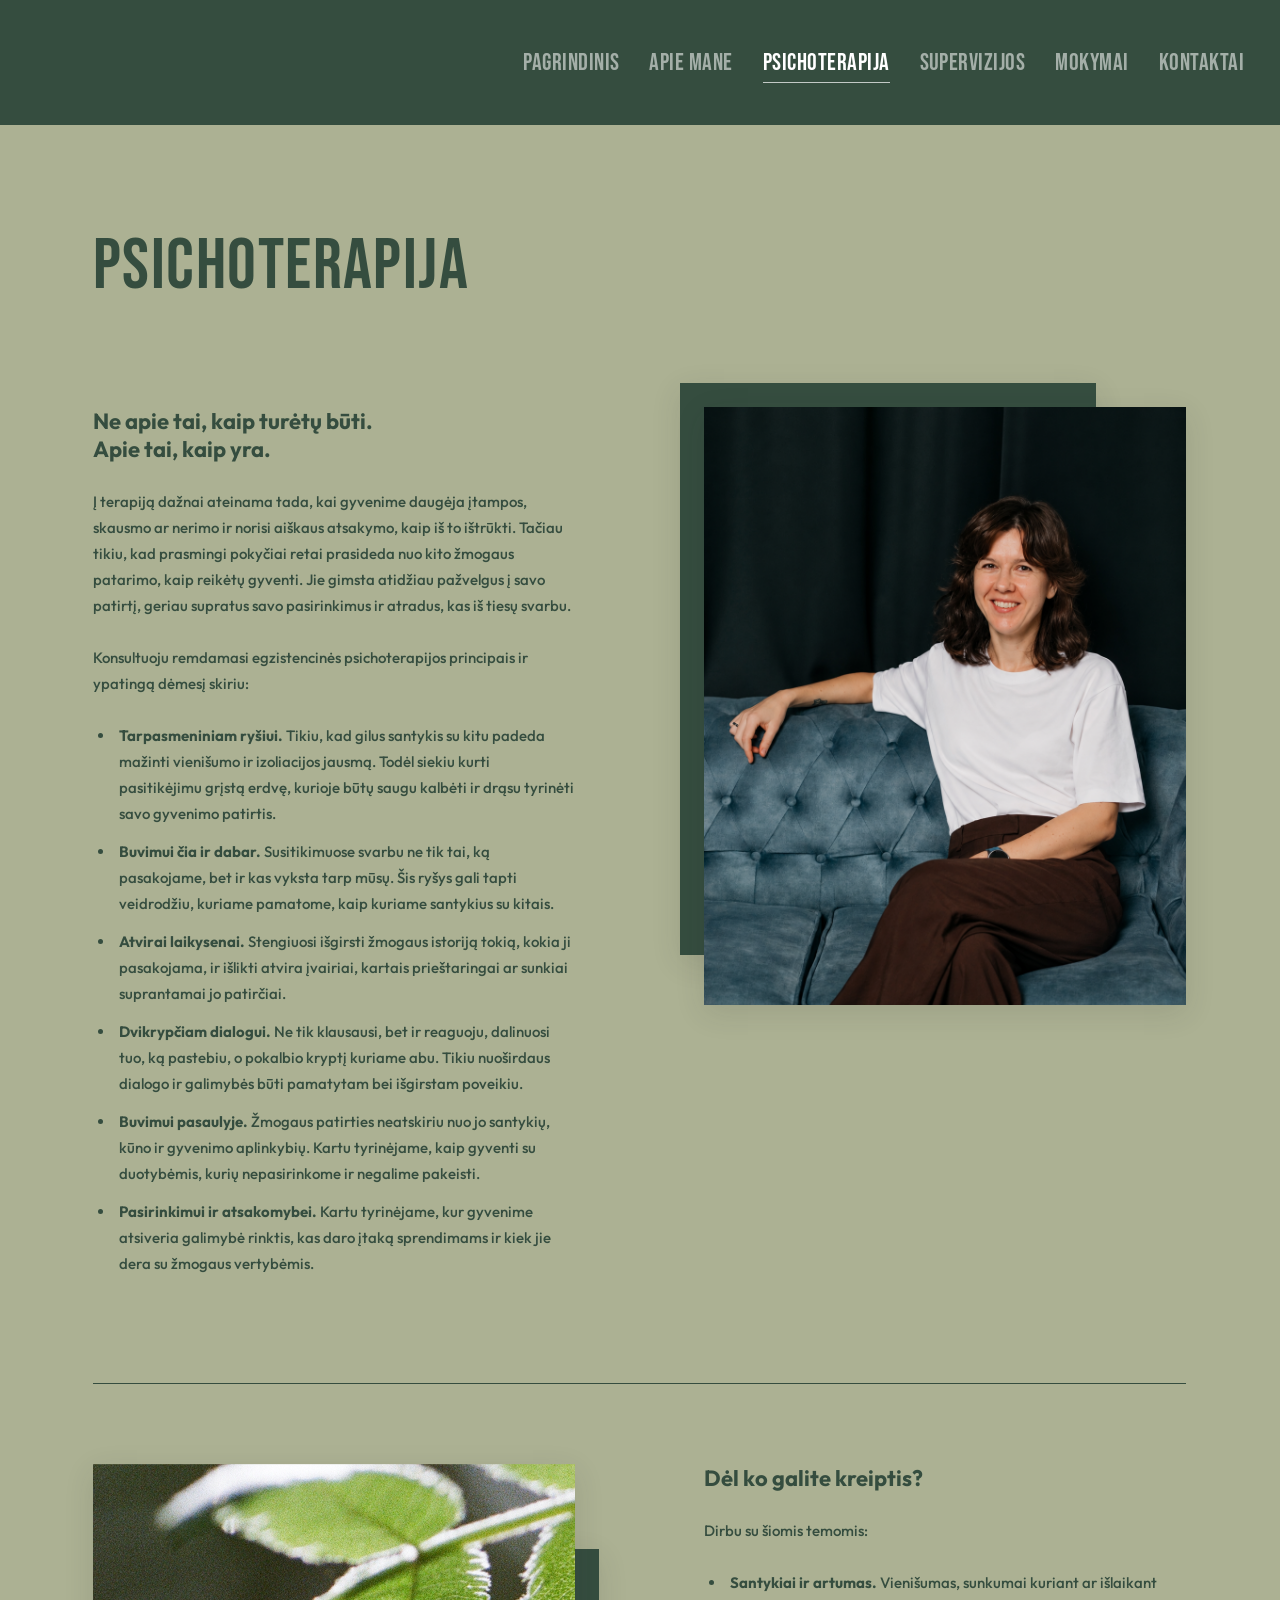
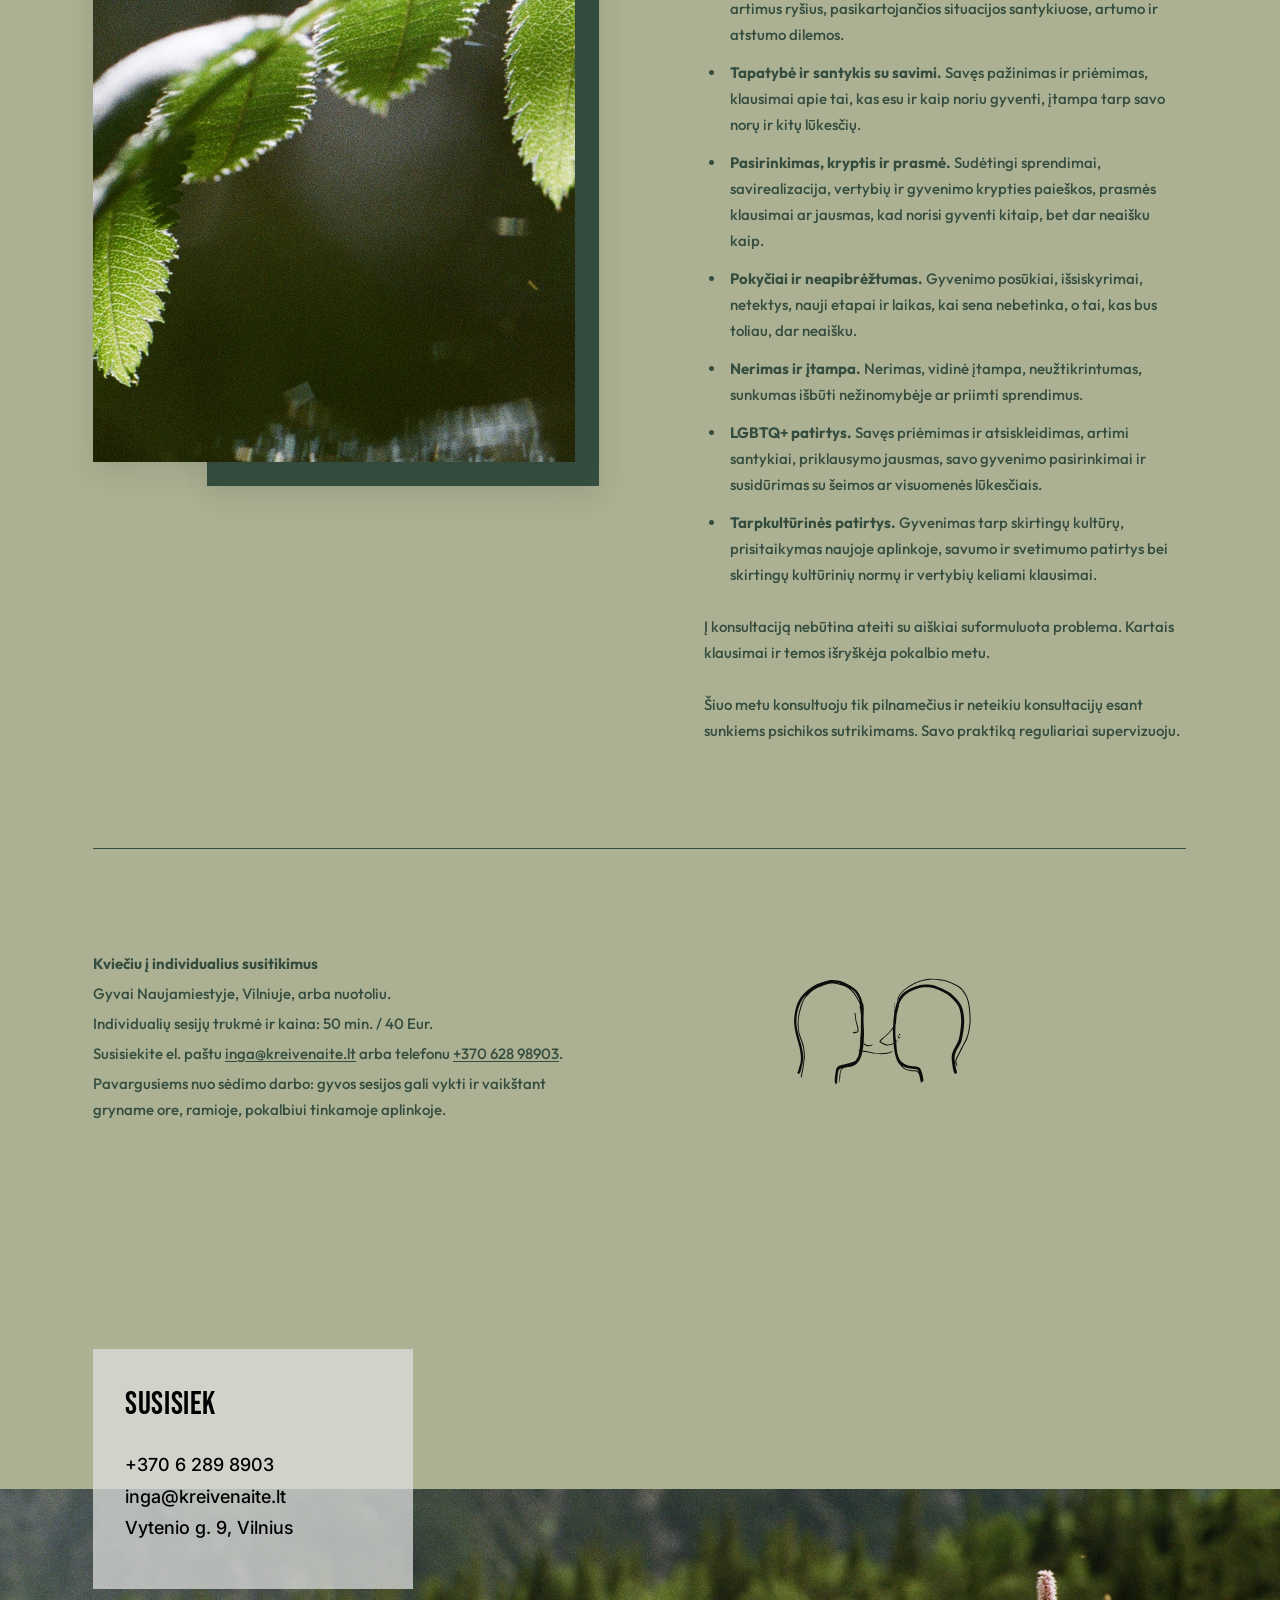
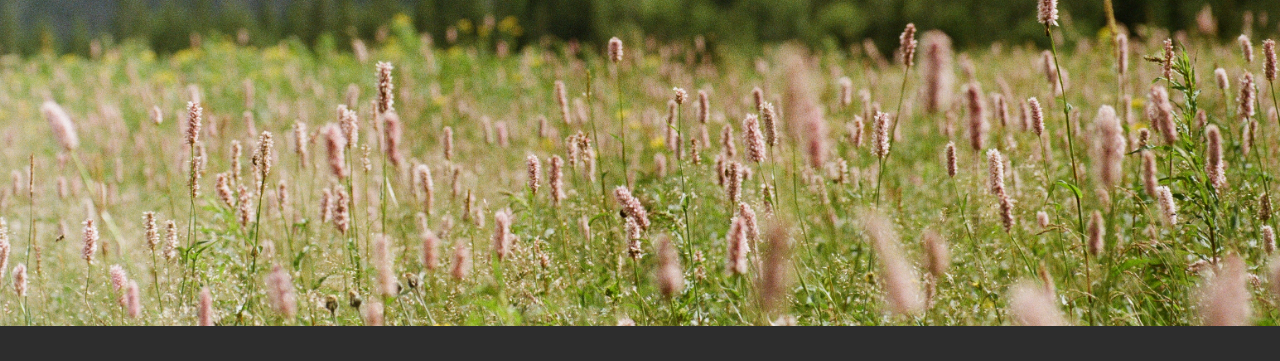
<file: psichoterapija.html>
<!DOCTYPE html>
<html lang="lt">
<head>
  <meta charset="UTF-8" />
  <meta name="viewport" content="width=device-width, initial-scale=1.0" />
  <title>Psichoterapija – Inga Kreivėnaitė</title>
  <meta name="description" content="Inga Kreivėnaitė – egzistencinė psichoterapija. Individualios konsultacijos Vilniuje ir nuotoliu." />

  <link rel="preconnect" href="https://fonts.googleapis.com" />
  <link rel="preconnect" href="https://fonts.gstatic.com" crossorigin />
  <link href="https://fonts.googleapis.com/css2?family=Bebas+Neue&family=Outfit:wght@400;500;600;700&family=Inter:wght@400;500;600&display=swap" rel="stylesheet" />

  <link rel="stylesheet" href="css/style.css" />
</head>
<body>

  <header class="site-header">
    <div class="site-header__inner">
      <button class="nav-toggle" aria-label="Atidaryti meniu" aria-expanded="false" aria-controls="primary-nav">
        <span></span><span></span><span></span>
      </button>
      <nav id="primary-nav" class="primary-nav" aria-label="Pagrindinė navigacija">
        <ul>
          <li><a href="index.html">PAGRINDINIS</a></li>
          <li><a href="apie-mane.html">APIE MANE</a></li>
          <li><a href="psichoterapija.html" class="is-active">PSICHOTERAPIJA</a></li>
          <li><a href="supervizijos.html">SUPERVIZIJOS</a></li>
          <li><a href="mokymai.html">MOKYMAI</a></li>
          <li><a href="kontaktai.html">KONTAKTAI</a></li>
        </ul>
      </nav>
    </div>
  </header>

  <main class="content-page">
    <h1 class="content-page__title">PSICHOTERAPIJA</h1>

    <section class="bio-block bio-block--image-right">
      <div class="bio-block__text">
        <p class="bio-block__heading">Ne apie tai, kaip turėtų būti.<br />Apie tai, kaip yra.</p>
        <p>Į terapiją dažnai ateinama tada, kai gyvenime daugėja įtampos, skausmo ar nerimo ir norisi aiškaus atsakymo, kaip iš to ištrūkti. Tačiau tikiu, kad prasmingi pokyčiai retai prasideda nuo kito žmogaus patarimo, kaip reikėtų gyventi. Jie gimsta atidžiau pažvelgus į savo patirtį, geriau supratus savo pasirinkimus ir atradus, kas iš tiesų svarbu.</p>
        <p>Konsultuoju remdamasi egzistencinės psichoterapijos principais ir ypatingą dėmesį skiriu:</p>
        <ul>
          <li><strong>Tarpasmeniniam ryšiui.</strong> Tikiu, kad gilus santykis su kitu padeda mažinti vienišumo ir izoliacijos jausmą. Todėl siekiu kurti pasitikėjimu grįstą erdvę, kurioje būtų saugu kalbėti ir drąsu tyrinėti savo gyvenimo patirtis.</li>
          <li><strong>Buvimui čia ir dabar.</strong> Susitikimuose svarbu ne tik tai, ką pasakojame, bet ir kas vyksta tarp mūsų. Šis ryšys gali tapti veidrodžiu, kuriame pamatome, kaip kuriame santykius su kitais.</li>
          <li><strong>Atvirai laikysenai.</strong> Stengiuosi išgirsti žmogaus istoriją tokią, kokia ji pasakojama, ir išlikti atvira įvairiai, kartais prieštaringai ar sunkiai suprantamai jo patirčiai.</li>
          <li><strong>Dvikrypčiam dialogui.</strong> Ne tik klausausi, bet ir reaguoju, dalinuosi tuo, ką pastebiu, o pokalbio kryptį kuriame abu. Tikiu nuoširdaus dialogo ir galimybės būti pamatytam bei išgirstam poveikiu.</li>
          <li><strong>Buvimui pasaulyje.</strong> Žmogaus patirties neatskiriu nuo jo santykių, kūno ir gyvenimo aplinkybių. Kartu tyrinėjame, kaip gyventi su duotybėmis, kurių nepasirinkome ir negalime pakeisti.</li>
          <li><strong>Pasirinkimui ir atsakomybei.</strong> Kartu tyrinėjame, kur gyvenime atsiveria galimybė rinktis, kas daro įtaką sprendimams ir kiek jie dera su žmogaus vertybėmis.</li>
        </ul>
      </div>
      <div class="bio-block__image">
        <img src="assets/images/psichoterapija-page-1.png" alt="Psichoterapijos sesija" class="bio-block__img--down-5" />
      </div>
    </section>

    <hr class="content-divider" />

    <section class="bio-block bio-block--image-left">
      <div class="bio-block__image">
        <img src="assets/images/psichoterapija-page-2.png" alt="Gamta" />
      </div>
      <div class="bio-block__text">
        <p class="bio-block__heading">Dėl ko galite kreiptis?</p>
        <p>Dirbu su šiomis temomis:</p>
        <ul>
          <li><strong>Santykiai ir artumas.</strong> Vienišumas, sunkumai kuriant ar išlaikant artimus ryšius, pasikartojančios situacijos santykiuose, artumo ir atstumo dilemos.</li>
          <li><strong>Tapatybė ir santykis su savimi.</strong> Savęs pažinimas ir priėmimas, klausimai apie tai, kas esu ir kaip noriu gyventi, įtampa tarp savo norų ir kitų lūkesčių.</li>
          <li><strong>Pasirinkimas, kryptis ir prasmė.</strong> Sudėtingi sprendimai, savirealizacija, vertybių ir gyvenimo krypties paieškos, prasmės klausimai ar jausmas, kad norisi gyventi kitaip, bet dar neaišku kaip.</li>
          <li><strong>Pokyčiai ir neapibrėžtumas.</strong> Gyvenimo posūkiai, išsiskyrimai, netektys, nauji etapai ir laikas, kai sena nebetinka, o tai, kas bus toliau, dar neaišku.</li>
          <li><strong>Nerimas ir įtampa.</strong> Nerimas, vidinė įtampa, neužtikrintumas, sunkumas išbūti nežinomybėje ar priimti sprendimus.</li>
          <li><strong>LGBTQ+ patirtys.</strong> Savęs priėmimas ir atsiskleidimas, artimi santykiai, priklausymo jausmas, savo gyvenimo pasirinkimai ir susidūrimas su šeimos ar visuomenės lūkesčiais.</li>
          <li><strong>Tarpkultūrinės patirtys.</strong> Gyvenimas tarp skirtingų kultūrų, prisitaikymas naujoje aplinkoje, savumo ir svetimumo patirtys bei skirtingų kultūrinių normų ir vertybių keliami klausimai.</li>
        </ul>
        <p>Į konsultaciją nebūtina ateiti su aiškiai suformuluota problema. Kartais klausimai ir temos išryškėja pokalbio metu.</p>
        <p>Šiuo metu konsultuoju tik pilnamečius ir neteikiu konsultacijų esant sunkiems psichikos sutrikimams. Savo praktiką reguliariai supervizuoju.</p>
      </div>
    </section>

    <hr class="content-divider" />

    <section class="qualifications qualifications--practical">
      <div class="qualifications__list">
        <p><strong>Kviečiu į individualius susitikimus</strong></p>
        <p>Gyvai Naujamiestyje, Vilniuje, arba nuotoliu.</p>
        <p>Individualių sesijų trukmė ir kaina: 50 min. / 40 Eur.</p>
        <p>Susisiekite el. paštu <a href="mailto:inga@kreivenaite.lt">inga@kreivenaite.lt</a> arba telefonu <a href="tel:+37062898903">+370 628 98903</a>.</p>
        <p>Pavargusiems nuo sėdimo darbo: gyvos sesijos gali vykti ir vaikštant gryname ore, ramioje, pokalbiui tinkamoje aplinkoje.</p>
      </div>
      <div class="qualifications__decor">
        <img src="assets/icons/psichoterapija-frame.svg" alt="" />
      </div>
    </section>
  </main>

  <footer id="kontaktai" class="site-footer">
    <div class="site-footer__overlay">
      <h2 class="section-title section-title--dark">SUSISIEK</h2>
      <ul class="contact-list">
        <li><a href="tel:+37062898903">+370 6 289 8903</a></li>
        <li><a href="mailto:inga@kreivenaite.lt">inga@kreivenaite.lt</a></li>
        <li>Vytenio g. 9, Vilnius</li>
      </ul>
    </div>
    <div class="site-footer__image">
      <img src="assets/images/footer-flowers.png" alt="" />
    </div>
    <div class="site-footer__bottom"></div>
  </footer>

  <script src="js/main.js" defer></script>

</body>
</html>
</file>
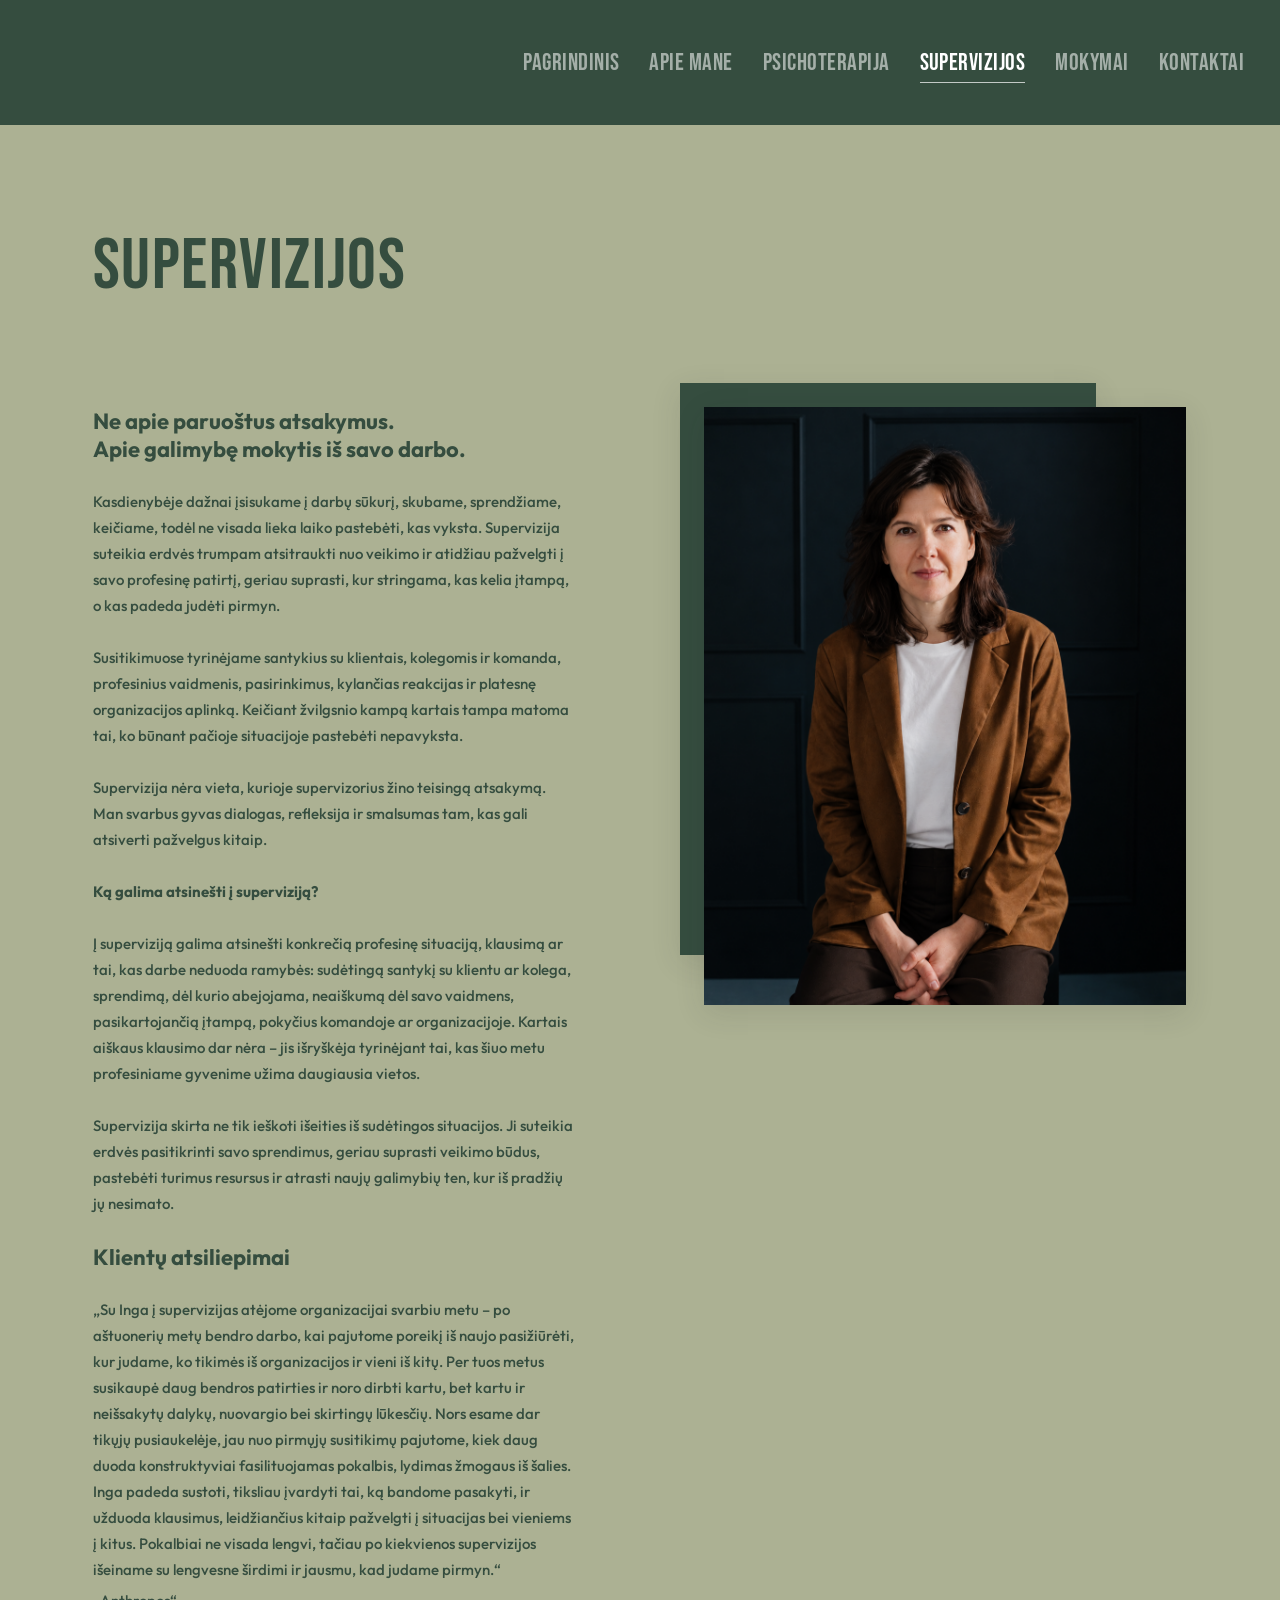
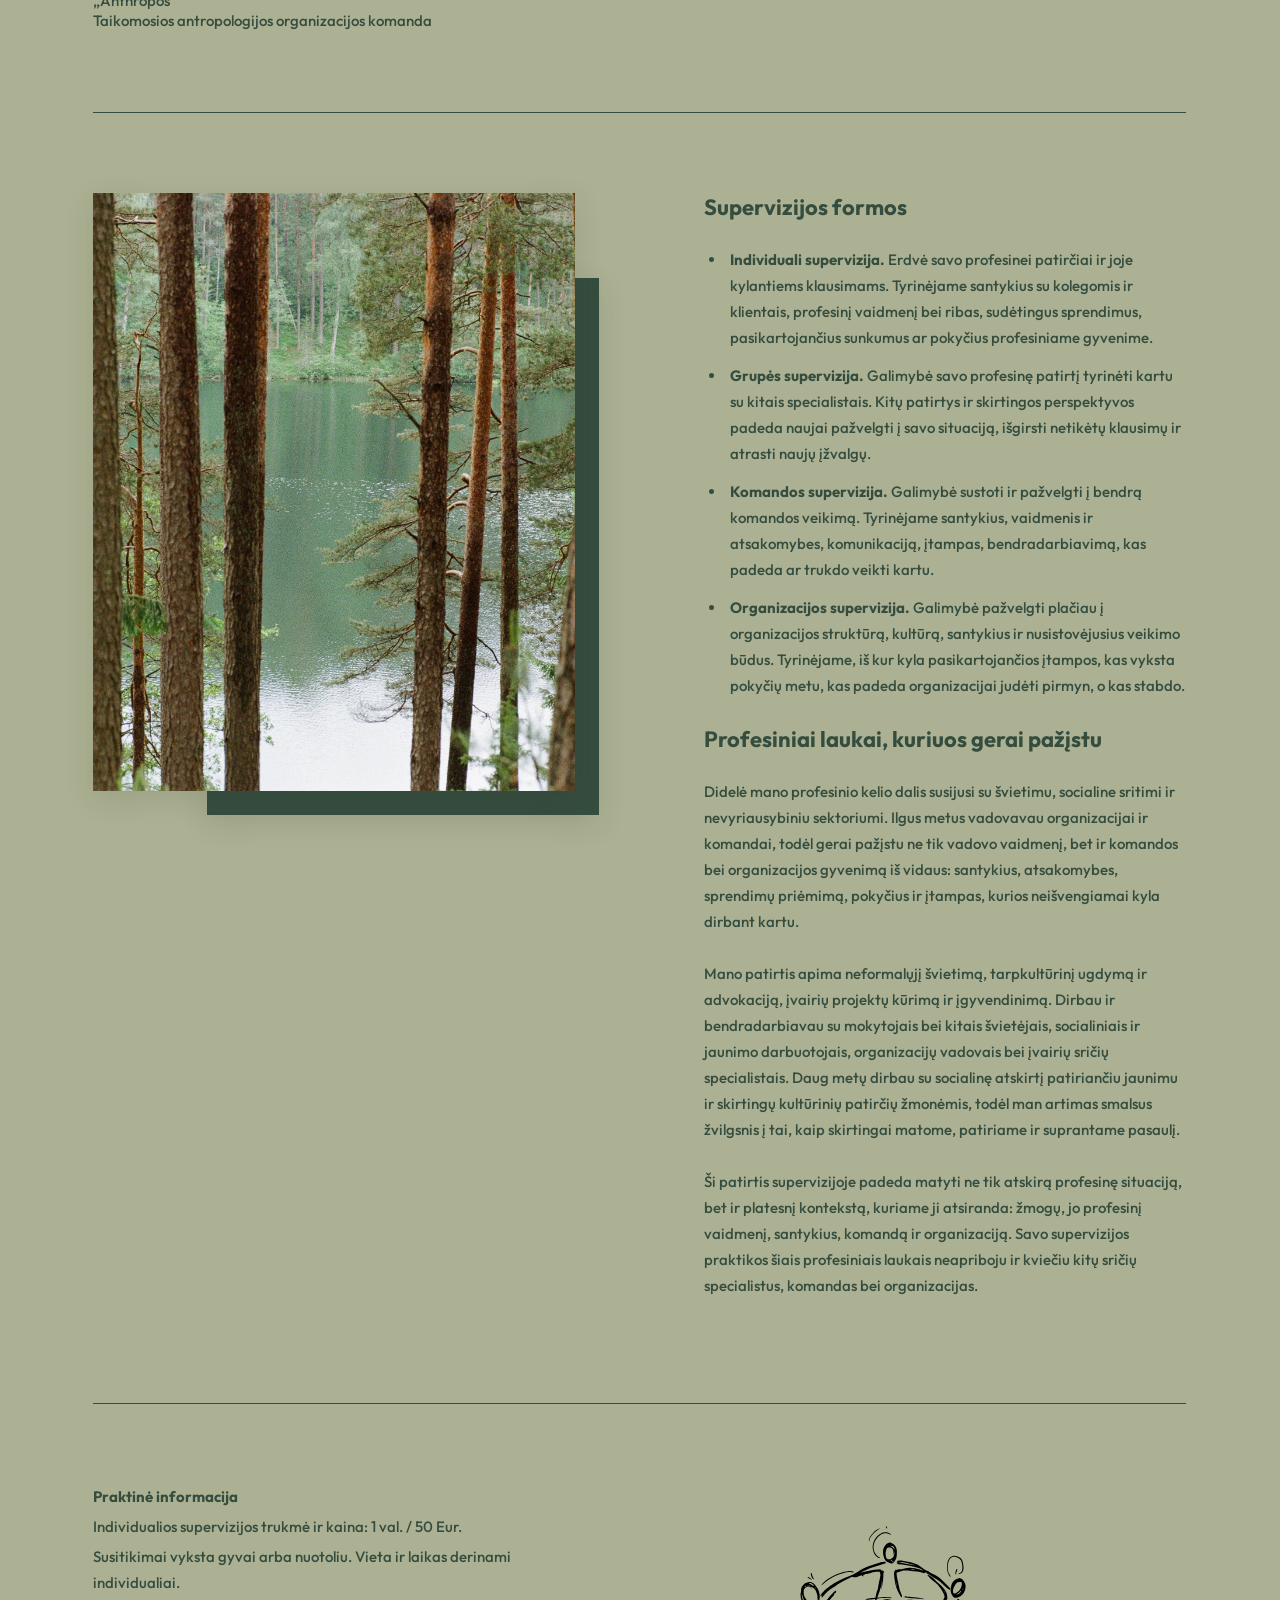
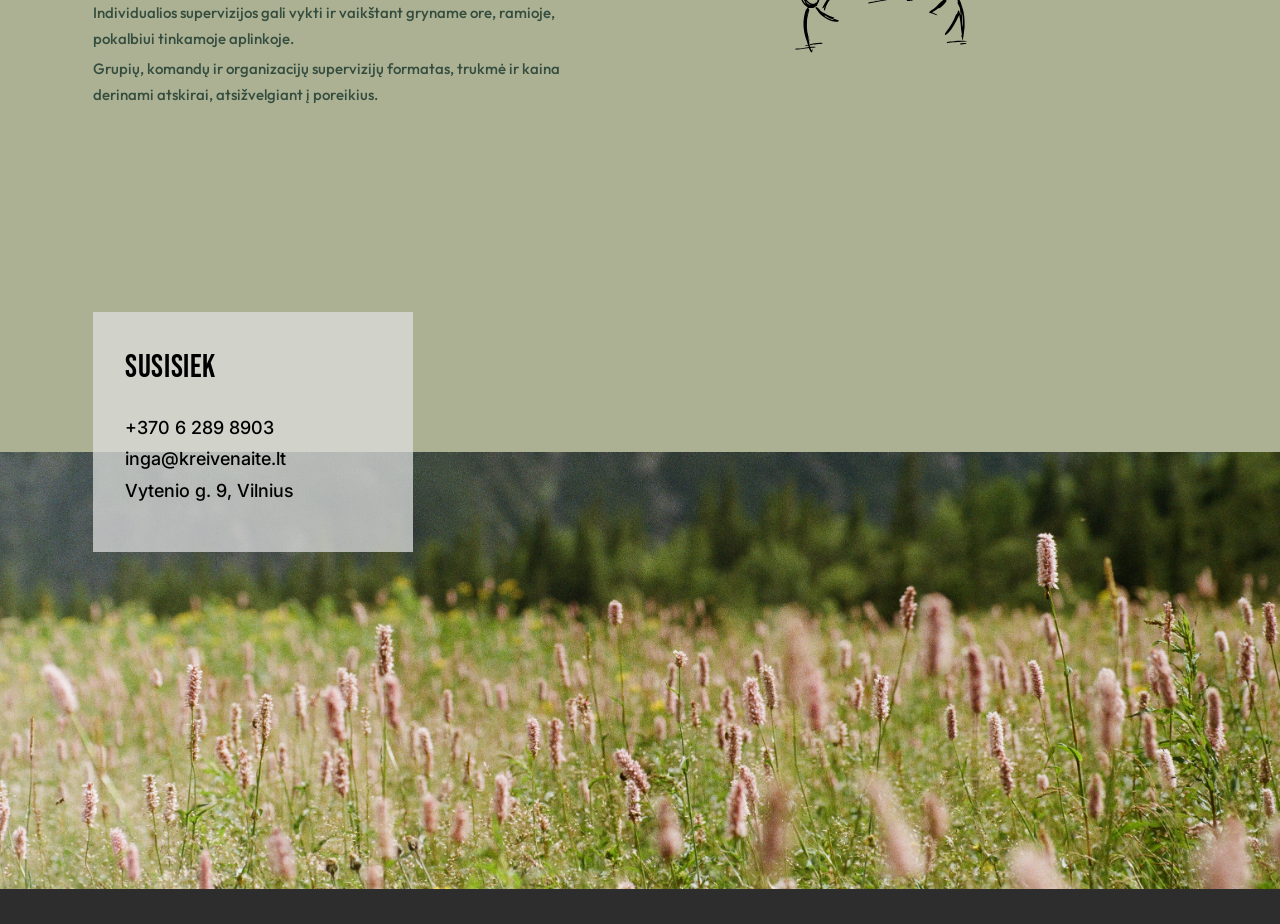
<file: supervizijos.html>
<!DOCTYPE html>
<html lang="lt">
<head>
  <meta charset="UTF-8" />
  <meta name="viewport" content="width=device-width, initial-scale=1.0" />
  <title>Supervizijos – Inga Kreivėnaitė</title>
  <meta name="description" content="Inga Kreivėnaitė – individualios, grupės, komandos ir organizacijos supervizijos." />

  <link rel="preconnect" href="https://fonts.googleapis.com" />
  <link rel="preconnect" href="https://fonts.gstatic.com" crossorigin />
  <link href="https://fonts.googleapis.com/css2?family=Bebas+Neue&family=Outfit:wght@400;500;600;700&family=Inter:wght@400;500;600&display=swap" rel="stylesheet" />

  <link rel="stylesheet" href="css/style.css" />
</head>
<body>

  <header class="site-header">
    <div class="site-header__inner">
      <button class="nav-toggle" aria-label="Atidaryti meniu" aria-expanded="false" aria-controls="primary-nav">
        <span></span><span></span><span></span>
      </button>
      <nav id="primary-nav" class="primary-nav" aria-label="Pagrindinė navigacija">
        <ul>
          <li><a href="index.html">PAGRINDINIS</a></li>
          <li><a href="apie-mane.html">APIE MANE</a></li>
          <li><a href="psichoterapija.html">PSICHOTERAPIJA</a></li>
          <li><a href="supervizijos.html" class="is-active">SUPERVIZIJOS</a></li>
          <li><a href="mokymai.html">MOKYMAI</a></li>
          <li><a href="kontaktai.html">KONTAKTAI</a></li>
        </ul>
      </nav>
    </div>
  </header>

  <main class="content-page">
    <h1 class="content-page__title">SUPERVIZIJOS</h1>

    <section class="bio-block bio-block--image-right">
      <div class="bio-block__text">
        <p class="bio-block__heading">Ne apie paruoštus atsakymus.<br />Apie galimybę mokytis iš savo darbo.</p>
        <p>Kasdienybėje dažnai įsisukame į darbų sūkurį, skubame, sprendžiame, keičiame, todėl ne visada lieka laiko pastebėti, kas vyksta. Supervizija suteikia erdvės trumpam atsitraukti nuo veikimo ir atidžiau pažvelgti į savo profesinę patirtį, geriau suprasti, kur stringama, kas kelia įtampą, o kas padeda judėti pirmyn.</p>
        <p>Susitikimuose tyrinėjame santykius su klientais, kolegomis ir komanda, profesinius vaidmenis, pasirinkimus, kylančias reakcijas ir platesnę organizacijos aplinką. Keičiant žvilgsnio kampą kartais tampa matoma tai, ko būnant pačioje situacijoje pastebėti nepavyksta.</p>
        <p>Supervizija nėra vieta, kurioje supervizorius žino teisingą atsakymą. Man svarbus gyvas dialogas, refleksija ir smalsumas tam, kas gali atsiverti pažvelgus kitaip.</p>
        <p><strong>Ką galima atsinešti į superviziją?</strong></p>
        <p>Į superviziją galima atsinešti konkrečią profesinę situaciją, klausimą ar tai, kas darbe neduoda ramybės: sudėtingą santykį su klientu ar kolega, sprendimą, dėl kurio abejojama, neaiškumą dėl savo vaidmens, pasikartojančią įtampą, pokyčius komandoje ar organizacijoje. Kartais aiškaus klausimo dar nėra – jis išryškėja tyrinėjant tai, kas šiuo metu profesiniame gyvenime užima daugiausia vietos.</p>
        <p>Supervizija skirta ne tik ieškoti išeities iš sudėtingos situacijos. Ji suteikia erdvės pasitikrinti savo sprendimus, geriau suprasti veikimo būdus, pastebėti turimus resursus ir atrasti naujų galimybių ten, kur iš pradžių jų nesimato.</p>
        <p class="bio-block__heading">Klientų atsiliepimai</p>
        <p class="bio-block__quote">„Su Inga į supervizijas atėjome organizacijai svarbiu metu – po aštuonerių metų bendro darbo, kai pajutome poreikį iš naujo pasižiūrėti, kur judame, ko tikimės iš organizacijos ir vieni iš kitų. Per tuos metus susikaupė daug bendros patirties ir noro dirbti kartu, bet kartu ir neišsakytų dalykų, nuovargio bei skirtingų lūkesčių. Nors esame dar tikųjų pusiaukelėje, jau nuo pirmųjų susitikimų pajutome, kiek daug duoda konstruktyviai fasilituojamas pokalbis, lydimas žmogaus iš šalies. Inga padeda sustoti, tiksliau įvardyti tai, ką bandome pasakyti, ir užduoda klausimus, leidžiančius kitaip pažvelgti į situacijas bei vieniems į kitus. Pokalbiai ne visada lengvi, tačiau po kiekvienos supervizijos išeiname su lengvesne širdimi ir jausmu, kad judame pirmyn.“</p>
        <p class="bio-block__credit">„Anthropos“<br />Taikomosios antropologijos organizacijos komanda</p>
      </div>
      <div class="bio-block__image">
        <img src="assets/images/supervizijos-page-1.png" alt="Supervizijos sesija" class="bio-block__img--down-5" />
      </div>
    </section>

    <hr class="content-divider" />

    <section class="bio-block bio-block--image-left">
      <div class="bio-block__image">
        <img src="assets/images/supervizijos-page-2.png" alt="Miškas ir ežeras" />
      </div>
      <div class="bio-block__text">
        <p class="bio-block__heading">Supervizijos formos</p>
        <ul>
          <li><strong>Individuali supervizija.</strong> Erdvė savo profesinei patirčiai ir joje kylantiems klausimams. Tyrinėjame santykius su kolegomis ir klientais, profesinį vaidmenį bei ribas, sudėtingus sprendimus, pasikartojančius sunkumus ar pokyčius profesiniame gyvenime.</li>
          <li><strong>Grupės supervizija.</strong> Galimybė savo profesinę patirtį tyrinėti kartu su kitais specialistais. Kitų patirtys ir skirtingos perspektyvos padeda naujai pažvelgti į savo situaciją, išgirsti netikėtų klausimų ir atrasti naujų įžvalgų.</li>
          <li><strong>Komandos supervizija.</strong> Galimybė sustoti ir pažvelgti į bendrą komandos veikimą. Tyrinėjame santykius, vaidmenis ir atsakomybes, komunikaciją, įtampas, bendradarbiavimą, kas padeda ar trukdo veikti kartu.</li>
          <li><strong>Organizacijos supervizija.</strong> Galimybė pažvelgti plačiau į organizacijos struktūrą, kultūrą, santykius ir nusistovėjusius veikimo būdus. Tyrinėjame, iš kur kyla pasikartojančios įtampos, kas vyksta pokyčių metu, kas padeda organizacijai judėti pirmyn, o kas stabdo.</li>
        </ul>
        <p class="bio-block__heading">Profesiniai laukai, kuriuos gerai pažįstu</p>
        <p>Didelė mano profesinio kelio dalis susijusi su švietimu, socialine sritimi ir nevyriausybiniu sektoriumi. Ilgus metus vadovavau organizacijai ir komandai, todėl gerai pažįstu ne tik vadovo vaidmenį, bet ir komandos bei organizacijos gyvenimą iš vidaus: santykius, atsakomybes, sprendimų priėmimą, pokyčius ir įtampas, kurios neišvengiamai kyla dirbant kartu.</p>
        <p>Mano patirtis apima neformalųjį švietimą, tarpkultūrinį ugdymą ir advokaciją, įvairių projektų kūrimą ir įgyvendinimą. Dirbau ir bendradarbiavau su mokytojais bei kitais švietėjais, socialiniais ir jaunimo darbuotojais, organizacijų vadovais bei įvairių sričių specialistais. Daug metų dirbau su socialinę atskirtį patiriančiu jaunimu ir skirtingų kultūrinių patirčių žmonėmis, todėl man artimas smalsus žvilgsnis į tai, kaip skirtingai matome, patiriame ir suprantame pasaulį.</p>
        <p>Ši patirtis supervizijoje padeda matyti ne tik atskirą profesinę situaciją, bet ir platesnį kontekstą, kuriame ji atsiranda: žmogų, jo profesinį vaidmenį, santykius, komandą ir organizaciją. Savo supervizijos praktikos šiais profesiniais laukais neapriboju ir kviečiu kitų sričių specialistus, komandas bei organizacijas.</p>
      </div>
    </section>

    <hr class="content-divider" />

    <section class="qualifications qualifications--practical">
      <div class="qualifications__list">
        <p><strong>Praktinė informacija</strong></p>
        <p>Individualios supervizijos trukmė ir kaina: 1 val. / 50 Eur.</p>
        <p>Susitikimai vyksta gyvai arba nuotoliu. Vieta ir laikas derinami individualiai.</p>
        <p>Individualios supervizijos gali vykti ir vaikštant gryname ore, ramioje, pokalbiui tinkamoje aplinkoje.</p>
        <p>Grupių, komandų ir organizacijų supervizijų formatas, trukmė ir kaina derinami atskirai, atsižvelgiant į poreikius.</p>
      </div>
      <div class="qualifications__decor">
        <img src="assets/icons/supervizijos-frame.svg" alt="" />
      </div>
    </section>
  </main>

  <footer id="kontaktai" class="site-footer">
    <div class="site-footer__overlay">
      <h2 class="section-title section-title--dark">SUSISIEK</h2>
      <ul class="contact-list">
        <li><a href="tel:+37062898903">+370 6 289 8903</a></li>
        <li><a href="mailto:inga@kreivenaite.lt">inga@kreivenaite.lt</a></li>
        <li>Vytenio g. 9, Vilnius</li>
      </ul>
    </div>
    <div class="site-footer__image">
      <img src="assets/images/footer-flowers.png" alt="" />
    </div>
    <div class="site-footer__bottom"></div>
  </footer>

  <script src="js/main.js" defer></script>

</body>
</html>
</file>
<file: css/style.css>
/* =================================================================
   Inga Kreivėnaitė – front-end styles
   Structured to map cleanly onto a future WordPress theme:
     - Design tokens (CSS custom properties) → future WP theme.json
     - Section class names mirror WP template-part names
   ================================================================= */

/* ---------- Design tokens ---------- */
:root {
  /* Colors */
  --color-green-dark: #354d3f;   /* nav, section backgrounds, about box */
  --color-olive: #acb193;        /* page background */
  --color-grey-light: #dfe1e1;   /* overlay boxes, service cards */
  --color-footer-bottom: #2d2d2d;
  --color-text-dark: #000000;
  --color-text-light: #ffffff;

  /* Fonts */
  --font-head: "Bebas Neue", "Arial Narrow", sans-serif;
  --font-body: "Outfit", system-ui, sans-serif;
  --font-contact: "Inter", system-ui, sans-serif;

  /* Layout */
  --page-width: 1280px;
  /* Shared left edge for: hero slogan box, about container,
     psichoterapija/mokymai text, supervizijos image container */
  --content-align: 93px;
  --cta-bottom: 48px;
  /* Bio grid: two equal columns + gap (text and images share the same tracks) */
  --bio-gap: 129px;
  --bio-col: 482px;
  --bio-span: calc(var(--bio-col) * 2 + var(--bio-gap));
  --bio-frame-offset: 24px;
  --bio-divider-space: 80px;
}

/* ---------- Reset / base ---------- */
*,
*::before,
*::after { box-sizing: border-box; }

html { scroll-behavior: smooth; }

body {
  margin: 0;
  background-color: var(--color-olive);
  color: var(--color-text-dark);
  font-family: var(--font-body);
  font-weight: 500;
  line-height: 1.4;
  -webkit-font-smoothing: antialiased;
}

img { max-width: 100%; display: block; }
a { color: inherit; text-decoration: none; }
ul { list-style: none; margin: 0; padding: 0; }

/* Centered / constrained content (not full-bleed) */
.page,
.site-header__inner,
.service-cards__inner {
  width: 100%;
  max-width: var(--page-width);
  margin-left: auto;
  margin-right: auto;
}

/* ---------- Shared bits ---------- */
.section-title {
  font-family: var(--font-head);
  font-weight: 400;
  font-size: 32px;
  line-height: 1;
  letter-spacing: 0.02em;
  margin: 0 0 24px;
}
.section-title--light { color: var(--color-text-light); }
.section-title--dark  { color: var(--color-text-dark); }

/* ---------- CTA button ---------- */
.cta-more {
  display: inline-flex;
  align-items: center;
  justify-content: center;
  flex-shrink: 0;
  z-index: 3;
  font-family: var(--font-head);
  font-size: 22px;
  letter-spacing: 0.04em;
  line-height: 1;
  text-align: center;
  color: var(--color-green-dark);
  background-color: #c8d4ca;
  border: none;
  border-radius: 0;
  padding: 16px 36px;
  transition: background-color 0.2s ease;
}
.cta-more:hover { background-color: #d4ded6; }
.cta-more__arrow {
  display: block;
  width: 22px;
  height: 11px;
  background: currentColor;
  clip-path: polygon(0 40%, 70% 40%, 70% 0, 100% 50%, 70% 100%, 70% 60%, 0 60%);
}

/* ---------- Site header / nav ---------- */
.site-header {
  background-color: var(--color-green-dark);
  position: sticky;
  top: 0;
  z-index: 100;
}
.site-header__inner {
  display: flex;
  align-items: center;
  justify-content: flex-end;
  height: 125px;
  padding: 0 36px 0 32px;
}
.primary-nav ul {
  display: flex;
  align-items: center;
  gap: 30px;
}
.primary-nav a {
  font-family: var(--font-head);
  font-size: 24px;
  letter-spacing: 0.02em;
  color: var(--color-text-light);
  opacity: 0.55;
  position: relative;
  padding-bottom: 6px;
  transition: opacity 0.25s ease;
}
.primary-nav a:hover { opacity: 0.85; }
.primary-nav a.is-active {
  opacity: 1;
}
/* Subtle underline marker for the current page */
.primary-nav a.is-active::after {
  content: "";
  position: absolute;
  left: 0;
  right: 0;
  bottom: 0;
  height: 1px;
  background: currentColor;
  opacity: 0.7;
}

.nav-toggle {
  display: none;
  flex-direction: column;
  gap: 5px;
  background: none;
  border: 0;
  cursor: pointer;
  padding: 8px;
}
.nav-toggle span {
  width: 26px;
  height: 2px;
  background: var(--color-text-light);
  transition: transform 0.25s ease, opacity 0.25s ease;
}

/* ---------- Hero (full-bleed) ---------- */
.hero {
  position: relative;
  width: 100%;
  max-width: none;
  height: 849px;
  overflow: hidden;
}
.hero__image {
  position: absolute;
  inset: 0;
  background-size: cover;
  background-position: center;
}
.hero__overlay {
  position: absolute;
  left: var(--content-align);
  top: 172px;
  width: 280px;
  height: 130px;
  background-color: rgba(223, 225, 225, 0.72);
  display: flex;
  align-items: center;
  padding: 0 18px;
}
.hero__title {
  font-family: var(--font-head);
  font-weight: 400;
  color: var(--color-text-dark);
  margin: 0;
  line-height: 1.05;
  font-size: 32px;
}
.hero__title-line {
  white-space: nowrap;
}
.hero__title-emphasis { font-size: 32px; }

/* ---------- About (Apie mane) ----------
   Pattern A: gap on LEFT, container flush RIGHT */
.about {
  position: relative;
  margin-top: -207px; /* overlap hero bottom */
  z-index: 2;
}
.about__inner {
  position: relative;
  display: flex;
  background-color: var(--color-green-dark);
  height: 575px;
  margin-left: var(--content-align);
  margin-right: 0;
  width: calc(100% - var(--content-align));
  max-width: none;
  box-shadow: 0 8px 28px rgba(45, 45, 45, 0.12);
}
.about__text {
  flex: 0 0 620px;
  display: flex;
  flex-direction: column;
  padding: 56px 48px 48px 86px;
  color: var(--color-text-light);
  min-width: 0;
}
.about__body {
  column-count: 2;
  column-gap: 28px;
  column-fill: auto;
  flex: 1;
  min-height: 0;
  overflow: hidden;
}
.about__body p {
  font-size: 14px;
  line-height: 1.5;
  margin: 0 0 16px;
  break-inside: avoid;
}
.about__body p:last-child { margin-bottom: 0; }
.about__text > .cta-more {
  margin-top: 32px;
  align-self: flex-start;
}
.about__photo {
  flex: 1;
  min-width: 0;
  overflow: hidden;
  position: relative;
}
/* Fill the photo area edge-to-edge; shift crop down so person sits higher
   (less black above the head, more of the body visible) */
.about__photo img {
  position: absolute;
  inset: 0;
  width: 100%;
  height: 100%;
  object-fit: cover;
  object-position: center 68%;
}

/* ---------- Service cards grid ---------- */
.service-cards {
  padding: 130px 0 40px; /* space after Apie mane + before Psichoterapija section */
}
.service-cards__inner {
  display: flex;
  justify-content: center;
  gap: 71px;
  padding: 0 90px;
}
.service-card {
  width: 319px;
  height: 319px; /* nearer to square than the taller 379 Figma frame */
  background-color: var(--color-grey-light);
  border: 1px solid rgba(45, 45, 45, 0.08);
  display: flex;
  flex-direction: column;
  align-items: center;
  justify-content: center;
  gap: 28px;
  padding: 36px 24px 28px;
  transition:
    transform 0.35s ease,
    box-shadow 0.35s ease,
    background-color 0.35s ease,
    border-color 0.35s ease;
}
.service-card:hover {
  transform: translateY(-10px);
  box-shadow: 0 18px 40px rgba(53, 77, 63, 0.22);
  background-color: #e8eae8;
  border-color: rgba(45, 45, 45, 0.12);
}
.service-card__image {
  width: 198px;
  height: 198px; /* square crop matching the visual in Figma */
  overflow: hidden;
}
.service-card__image img {
  width: 100%;
  height: 100%;
  object-fit: cover;
  object-position: center;
  transition: transform 0.45s ease;
}
.service-card:hover .service-card__image img {
  transform: scale(1.08);
}
.service-card__label {
  font-family: var(--font-head);
  font-weight: 400;
  font-size: 32px;
  letter-spacing: 0.02em;
  margin: 0;
  padding: 0;
  text-align: center;
  line-height: 1;
  transition: letter-spacing 0.35s ease;
}
.service-card:hover .service-card__label {
  letter-spacing: 0.06em;
}

/* ---------- Detailed service sections ----------
   Alternating full-bleed:
   A (image-left / about): gap LEFT, flush RIGHT
   B (text-left):          flush LEFT, gap RIGHT */
.service-detail {
  position: relative;
  margin-top: 60px;
  width: calc(100% - var(--content-align));
  max-width: none;
  height: 497px;
  background-color: var(--color-green-dark);
  color: var(--color-text-light);
  box-shadow: 0 8px 28px rgba(45, 45, 45, 0.12);
}
/* Pattern B – Psichoterapija, Mokymai */
.service-detail--text-left {
  margin-left: 0;
  margin-right: var(--content-align);
}
/* Pattern A – Supervizijos (same as Apie mane) */
.service-detail--image-left {
  margin-left: var(--content-align);
  margin-right: 0;
}

.service-detail__inner {
  display: flex;
  height: 100%;
  width: 100%;
  max-width: none;
  margin: 0;
}
.service-detail__inner--reverse { flex-direction: row-reverse; }

.service-detail__content {
  flex: 1;
  display: flex;
  flex-direction: column;
  padding: 56px 40px 48px var(--content-align);
  min-width: 0;
}
/* Supervizijos: text after photo, keep gutter from image */
.service-detail--image-left .service-detail__content {
  padding: 56px 83px 48px 87px;
}

.service-detail__photo {
  flex: 0 0 38%;
  max-width: 520px;
  min-width: 320px;
  overflow: hidden;
  position: relative;
}
.service-detail--image-left .service-detail__photo {
  flex: 0 0 430px;
  max-width: 430px;
}
.service-detail__photo img {
  position: absolute;
  inset: 0;
  width: 100%;
  height: 100%;
  object-fit: cover;
  object-position: center;
}
.service-detail--image-left .service-detail__photo img {
  top: -9.85%;
  height: 129.78%;
  max-width: none;
}

.service-detail__body {
  column-count: 2;
  column-gap: 40px;
  column-fill: auto;
  max-width: 640px;
  flex: 1;
  min-height: 0;
  overflow: hidden;
}
.service-detail__body p {
  font-size: 14px;
  line-height: 1.5;
  margin: 0 0 16px;
  break-inside: avoid;
}
.service-detail__body p:last-child { margin-bottom: 0; }
.service-detail__body strong { font-weight: 700; }
.service-detail__content > .cta-more {
  margin-top: 32px;
  align-self: flex-start;
}

/* ---------- Footer / contact ----------
   Flower crop matches Figma (img scaled 194.28%, shifted up 94.28%).
   SUSISIEK card sits on top of the picture. */
.site-footer {
  position: relative;
  width: 100%;
  max-width: none;
  margin: 260px 0 0; /* space after MOKYMAI + room for larger SUSISIEK overhang */
  height: 472px; /* 437 image + 35 bottom bar */
}
.site-footer--no-card {
  margin-top: 80px;
}
.site-footer__image {
  position: absolute;
  inset: 0 0 35px 0;
  overflow: hidden;
}
/* Exact Figma framing for the flower field */
.site-footer__image img {
  position: absolute;
  left: -0.02%;
  top: -94.28%;
  width: 100.04%;
  height: 194.28%;
  max-width: none;
}
.site-footer__overlay {
  position: absolute;
  left: var(--content-align);
  top: -140px;
  width: 320px;
  height: 240px;
  background-color: rgba(223, 225, 225, 0.72);
  padding: 40px 32px 0;
  color: var(--color-text-dark);
  z-index: 2;
  transition: transform 0.25s ease, box-shadow 0.25s ease;
}
.site-footer__overlay:hover {
  transform: translateY(-6px);
  box-shadow: 0 12px 32px rgba(0, 0, 0, 0.18);
}
.site-footer__overlay .section-title {
  font-size: 32px;
  margin-bottom: 28px;
}
.contact-list { font-family: var(--font-contact); }
.contact-list li {
  font-size: 18px;
  font-weight: 500;
  line-height: 1.75;
}
.contact-list a:hover { text-decoration: underline; }
.site-footer__bottom {
  position: absolute;
  left: 0;
  bottom: 0;
  width: 100%;
  height: 35px;
  background-color: var(--color-footer-bottom);
}

/* =================================================================
   Content page (apie-mane, psichoterapija, supervizijos, mokymai)
   Reusable template — only text and images change between pages.
   ================================================================= */

.content-page {
  position: relative;
  width: 100%;
  max-width: none;
}

/* Page title — same horizontal system as bio-block text */
.content-page__title {
  font-family: var(--font-head);
  font-weight: 400;
  font-size: 72px;
  letter-spacing: 0.02em;
  color: var(--color-green-dark);
  max-width: 1280px;
  margin: 106px auto var(--bio-divider-space);
  padding-left: var(--content-align);
  line-height: 1;
}

/* Dividers: identical clear space above & below on every divider */
.content-divider {
  border: 0;
  height: 1px;
  max-width: var(--page-width);
  width: 100%;
  margin: var(--bio-divider-space) auto;
  background-image: linear-gradient(var(--color-green-dark), var(--color-green-dark));
  background-repeat: no-repeat;
  background-size: min(var(--bio-span), calc(100% - var(--content-align))) 1px;
  background-position: var(--content-align) center;
}

/* Bio blocks — shared 2-column grid so pictures/text align across sections.
   Padding only on the side where the green frame extends, so that frame
   counts toward the divider distance (clear 80px from outermost edge). */
.bio-block {
  display: grid;
  grid-template-columns: var(--bio-col) var(--bio-col);
  column-gap: var(--bio-gap);
  align-items: start;
  padding: 0 0 0 var(--content-align);
  max-width: 1280px;
  margin: 0 auto;
  box-sizing: border-box;
}
.bio-block--image-right {
  padding-top: var(--bio-frame-offset); /* room for frame above the photo */
}
.bio-block--image-left {
  padding-bottom: var(--bio-frame-offset); /* room for frame below the photo */
}
.bio-block--image-right .bio-block__text { grid-column: 1; }
.bio-block--image-right .bio-block__image { grid-column: 2; }
.bio-block--image-left .bio-block__image { grid-column: 1; }
.bio-block--image-left .bio-block__text { grid-column: 2; }

.bio-block__text {
  width: 100%;
  color: var(--color-green-dark);
  font-size: 15px;
  line-height: 26px;
  font-weight: 500;
}
.bio-block__text p { margin: 0 0 26px; }
.bio-block__text p:last-child { margin-bottom: 0; }
.bio-block__text strong { font-weight: 700; }
.bio-block__heading {
  font-size: 22px;
  font-weight: 700;
  line-height: 28px;
  margin: 0 0 26px;
}
.bio-block__text > .bio-block__heading:not(:first-child) {
  margin-top: 26px;
}
.bio-block__text p.bio-block__quote {
  margin-bottom: 8px;
}
.bio-block__text p.bio-block__credit {
  margin: 0;
  font-weight: 500;
  line-height: 1.35;
}
.bio-block__text ul {
  list-style: disc;
  margin: 0 0 26px;
  padding-left: 22px;
}
.bio-block__text li {
  margin: 0 0 12px;
  padding-left: 4px;
}
.bio-block__text li:last-child { margin-bottom: 0; }

/* Images fill their grid column; same height everywhere */
.bio-block__image {
  position: relative;
  width: 100%;
  height: 598px;
}
.bio-block__image img {
  position: relative;
  width: 100%;
  height: 100%;
  object-fit: cover;
  object-position: center;
  z-index: 2;
  box-shadow: 0 8px 28px rgba(45, 45, 45, 0.12);
}
.bio-block__img--down-5 {
  object-position: center 55%;
}
/* Green frame behind image — original corner offsets */
.bio-block__image::before {
  content: "";
  position: absolute;
  background-color: var(--color-green-dark);
  z-index: 1;
  box-shadow: 0 8px 28px rgba(45, 45, 45, 0.12);
}
/* Image right → frame offset top-left */
.bio-block--image-right .bio-block__image::before {
  top: calc(-1 * var(--bio-frame-offset));
  left: calc(-1 * var(--bio-frame-offset));
  width: calc(100% - 66px);
  height: calc(100% - 26px);
}
/* Image left → frame offset bottom-right */
.bio-block--image-left .bio-block__image::before {
  bottom: calc(-1 * var(--bio-frame-offset));
  right: calc(-1 * var(--bio-frame-offset));
  width: calc(100% - 90px);
  height: calc(100% - 61px);
}

/* Education / qualifications list — same left edge */
.qualifications {
  display: flex;
  align-items: flex-start;
  gap: 80px;
  padding: 0 0 var(--bio-divider-space) var(--content-align);
  max-width: 1280px;
  margin: 0 auto;
}
.qualifications__list {
  flex: 0 0 803px;
  color: var(--color-green-dark);
  font-size: 15px;
  line-height: 26px;
  font-weight: 600;
}
.qualifications__list p { margin: 0 0 4px; }
.qualifications__list a,
.bio-block__text a {
  color: inherit;
  text-decoration: underline;
  text-underline-offset: 2px;
}
.qualifications__decor {
  flex: 0 0 auto;
  max-width: 396px;
  width: min(100%, 320px);
  margin-left: auto;
}
.qualifications__decor img {
  width: 100%;
  height: auto;
  object-fit: contain;
}

/* Practical-info closing block (service pages) — shorter copy + illustration */
.qualifications--practical {
  align-items: center;
  /* Sit doodle in the middle of the open space under the bio span */
  gap: calc((var(--bio-col) + var(--bio-gap) - 220px) / 2);
}
.qualifications--practical .qualifications__list {
  flex: 0 0 var(--bio-col);
  font-weight: 500;
}
.qualifications--practical .qualifications__list strong {
  font-weight: 700;
}
.qualifications--practical .qualifications__decor {
  width: 220px;
  max-width: 220px;
  margin-left: 0;
}

/* ---------- Kontaktai page ---------- */
.contact-page__list {
  list-style: none;
  margin: 0 0 32px;
  padding: 0;
  font-size: 15px;
  line-height: 26px;
  font-weight: 500;
  color: var(--color-green-dark);
}
.contact-page__list li { margin: 0 0 8px; }
.contact-page__list a {
  color: inherit;
  text-decoration: underline;
  text-underline-offset: 2px;
}

.contact-form {
  display: flex;
  flex-direction: column;
  gap: 20px;
  color: var(--color-green-dark);
}
.contact-form__field {
  display: flex;
  flex-direction: column;
  gap: 8px;
  font-size: 15px;
  font-weight: 600;
  line-height: 1.4;
}
.contact-form__field input,
.contact-form__field textarea {
  width: 100%;
  margin: 0;
  padding: 14px 16px;
  border: 1px solid rgba(53, 77, 63, 0.35);
  border-radius: 0;
  background-color: rgba(223, 225, 225, 0.72);
  color: var(--color-text-dark);
  font-family: var(--font-body);
  font-size: 15px;
  font-weight: 500;
  line-height: 1.4;
  outline: none;
  transition: border-color 0.2s ease, background-color 0.2s ease;
  resize: vertical;
}
.contact-form__field input:focus,
.contact-form__field textarea:focus {
  border-color: var(--color-green-dark);
  background-color: rgba(223, 225, 225, 0.92);
}
.contact-form__field textarea {
  min-height: 140px;
}
.contact-form__submit {
  align-self: flex-start;
  margin-top: 8px;
  cursor: pointer;
  border: none;
}

/* =================================================================
   Responsive – scale the fixed 1280px design down on smaller screens
   ================================================================= */
@media (max-width: 1280px) {
  .site-header__inner,
  .hero,
  .service-cards__inner {
    margin-left: 0;
    margin-right: 0;
  }
}

@media (max-width: 1024px) {
  .primary-nav ul { gap: 22px; }
  .primary-nav a { font-size: 20px; }

  .hero { height: 620px; }
  .hero__overlay { left: 48px; top: 120px; width: 255px; height: 120px; padding: 0 16px; }
  .hero__title { font-size: 28px; }
  .hero__title-emphasis { font-size: 28px; }

  .about { margin-top: -140px; }
  .about__inner {
    height: auto;
    flex-direction: column;
    margin-left: 32px;
    margin-right: 0;
    width: calc(100% - 32px);
  }
  .about__text { flex: none; width: 100%; padding: 48px 32px; }
  .about__body { column-count: 1; }
  .about__photo { flex: none; width: 100%; height: 480px; }
  .about__photo img {
    inset: 0;
    height: 100%;
    top: auto;
    object-fit: cover;
    object-position: center 65%;
  }

  .service-cards__inner { flex-wrap: wrap; gap: 32px; padding: 0 32px; }
  .service-card { width: 100%; max-width: 319px; height: 319px; margin: 0 auto; }

  .service-detail {
    width: calc(100% - 32px);
    height: auto;
    margin-top: 32px;
  }
  .service-detail--text-left {
    margin-left: 0;
    margin-right: 32px;
  }
  .service-detail--image-left {
    margin-left: 32px;
    margin-right: 0;
  }
  .service-detail__inner { flex-direction: column !important; }
  .service-detail__content,
  .service-detail--image-left .service-detail__content {
    padding: 48px 32px;
  }
  .service-detail__body { column-count: 1; max-width: 100%; }
  .service-detail__photo,
  .service-detail--image-left .service-detail__photo {
    flex: none;
    max-width: none;
    min-width: 0;
    height: 400px;
    width: 100%;
  }
  .service-detail__photo img,
  .service-detail--image-left .service-detail__photo img {
    top: 0;
    height: 100%;
    object-fit: cover;
  }
  #psichoterapija .service-detail__photo img {
    object-position: center 35%;
  }
  #supervizijos .service-detail__photo img {
    object-position: center 24%;
  }
  #mokymai .service-detail__photo img {
    object-position: center 35%;
  }

  .site-footer { height: auto; margin-top: 80px; }
  .site-footer__image { position: relative; height: 320px; }
  .site-footer__image img {
    top: -60%;
    height: 180%;
  }
  .site-footer__overlay {
    position: relative;
    left: 0;
    top: auto;
    width: 100%;
    margin: 0 0 -100px;
    padding: 48px 32px;
  }
  .site-footer__bottom { position: relative; }

  /* Content page */
  .content-page__title { padding-left: 32px; margin: 80px auto 60px; font-size: 56px; }
  .content-divider {
    margin: 60px auto;
    background-size: calc(100% - 32px) 1px;
    background-position: 32px center;
  }
  .bio-block {
    grid-template-columns: 1fr;
    column-gap: 0;
    row-gap: 48px;
    padding: 0 32px;
  }
  .bio-block--image-right .bio-block__text,
  .bio-block--image-right .bio-block__image,
  .bio-block--image-left .bio-block__image,
  .bio-block--image-left .bio-block__text {
    grid-column: 1;
  }
  /* Always text then image on mobile, even for image-left blocks */
  .bio-block--image-left .bio-block__text { order: 1; }
  .bio-block--image-left .bio-block__image { order: 2; }
  .bio-block__text { width: 100%; }
  .bio-block__image { width: 100%; height: 480px; }
  .qualifications {
    flex-direction: column;
    gap: 40px;
    padding: 0 0 60px 32px;
  }
  .qualifications__list { flex: none; width: 100%; }
  .qualifications__decor { display: none; }
}

@media (max-width: 640px) {
  .site-header__inner {
    height: 80px;
    padding: 0 20px;
    justify-content: flex-end;
  }

  .nav-toggle { display: flex; }
  .primary-nav {
    position: fixed;
    inset: 80px 0 auto 0;
    background: var(--color-green-dark);
    padding: 24px 32px;
    transform: translateY(-120%);
    transition: transform 0.3s ease;
    z-index: 99;
  }
  .primary-nav.is-open { transform: translateY(0); }
  .primary-nav ul { flex-direction: column; align-items: flex-start; gap: 18px; }
  .primary-nav a { font-size: 22px; }

  .hero { height: 460px; }
  .hero__overlay { left: 24px; top: 80px; width: 215px; height: 100px; padding: 0 14px; }
  .hero__title { font-size: 24px; }
  .hero__title-emphasis { font-size: 24px; }

  .about { margin-top: -80px; }
  .about__inner {
    margin-left: 16px;
    width: calc(100% - 16px);
  }
  .about__text { padding: 36px 24px; }
  .about__photo { height: 400px; }
  .about__photo img { object-position: center 65%; }

  .service-cards { padding-top: 60px; }
  .service-cards__inner { padding: 0 16px; gap: 24px; }

  .service-detail { width: calc(100% - 16px); }
  .service-detail--text-left { margin-right: 16px; }
  .service-detail--image-left { margin-left: 16px; }
  .service-detail__content,
  .service-detail--image-left .service-detail__content {
    padding: 36px 24px;
  }
  .service-detail__photo,
  .service-detail--image-left .service-detail__photo {
    height: 360px;
  }
  .site-footer__overlay { padding: 36px 24px; }

  /* Content page */
  .content-page__title { padding-left: 24px; margin: 60px auto 48px; font-size: 42px; }
  .content-divider {
    margin: 48px auto;
    background-size: calc(100% - 24px) 1px;
    background-position: 24px center;
  }
  .bio-block {
    grid-template-columns: 1fr;
    column-gap: 0;
    row-gap: 40px;
    padding: 0 24px;
  }
  .bio-block--image-right .bio-block__text,
  .bio-block--image-right .bio-block__image,
  .bio-block--image-left .bio-block__image,
  .bio-block--image-left .bio-block__text {
    grid-column: 1;
  }
  .bio-block--image-left .bio-block__text { order: 1; }
  .bio-block--image-left .bio-block__image { order: 2; }
  .bio-block__text { width: 100%; }
  .bio-block__image { width: 100%; height: 420px; }
  .qualifications {
    flex-direction: column;
    gap: 32px;
    padding: 0 0 48px 24px;
  }
  .qualifications__list { flex: none; width: 100%; }
  .qualifications__decor { display: none; }
}
</file>
